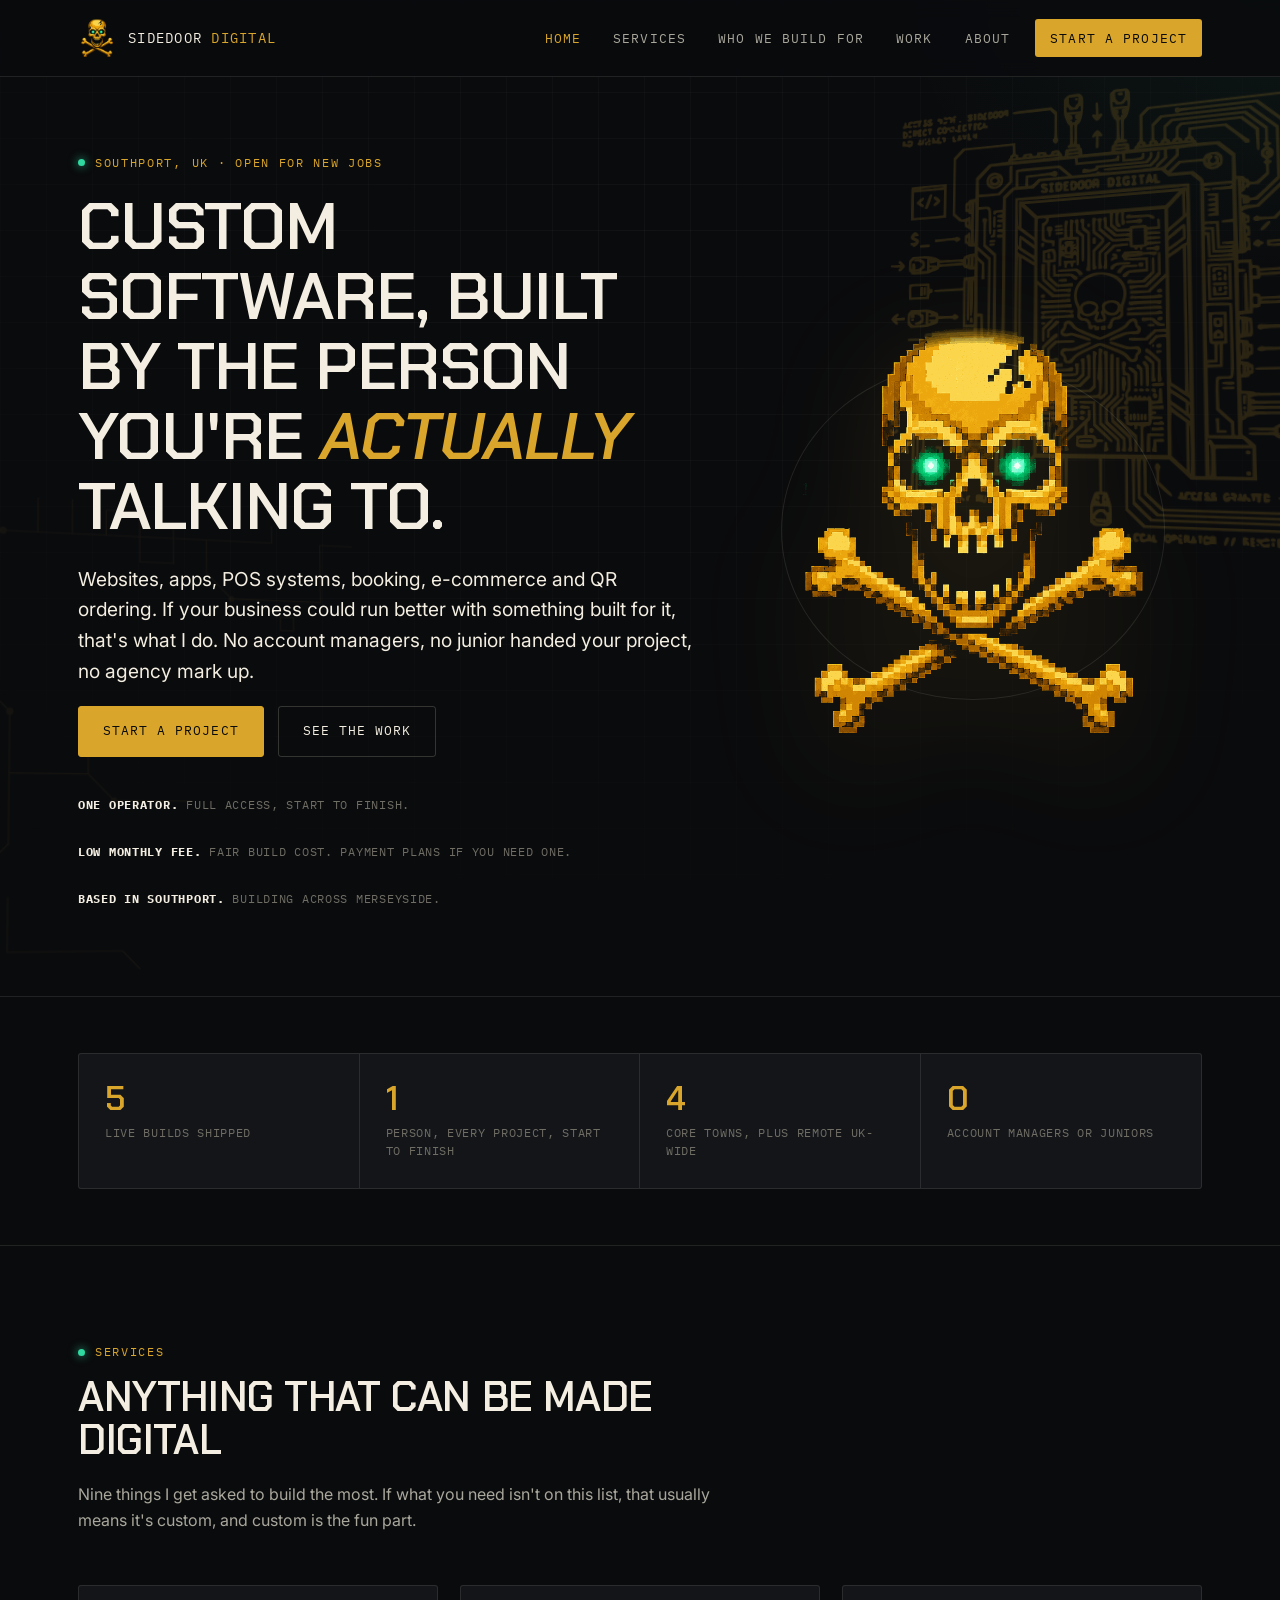
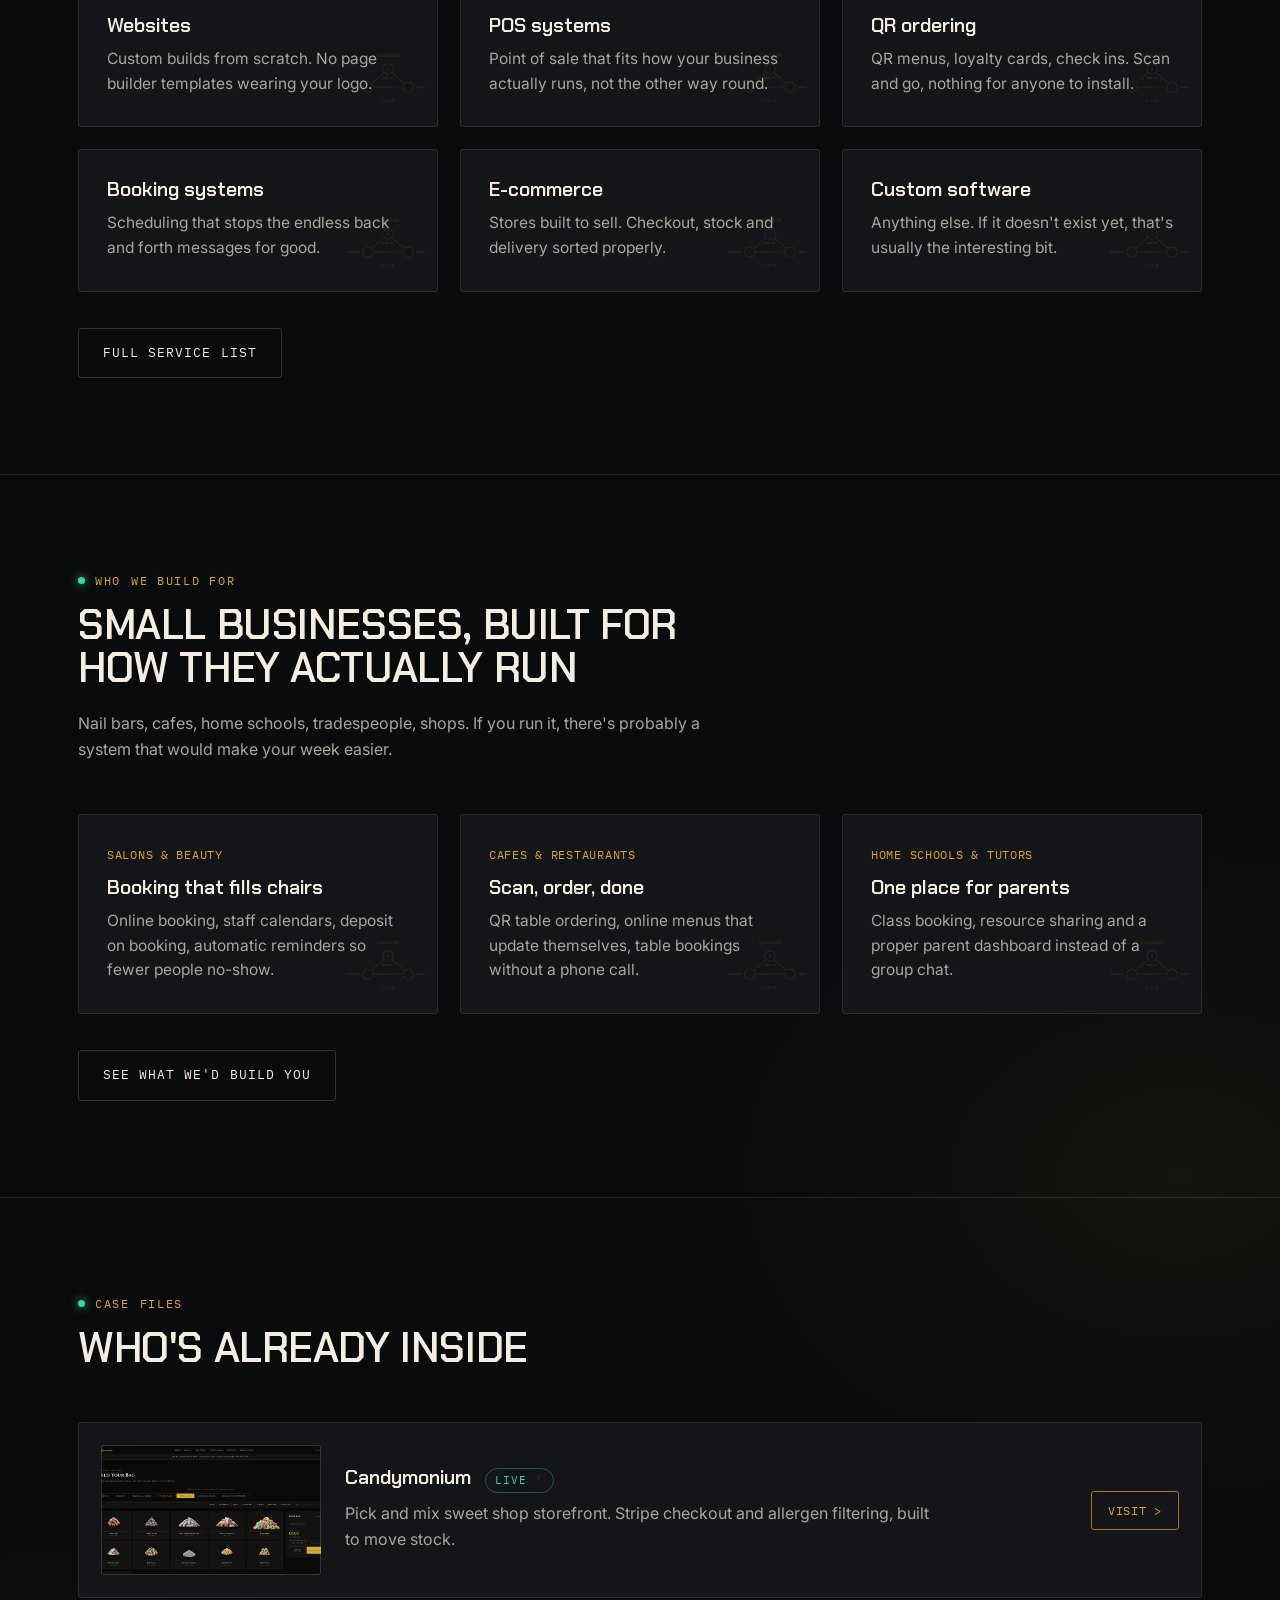
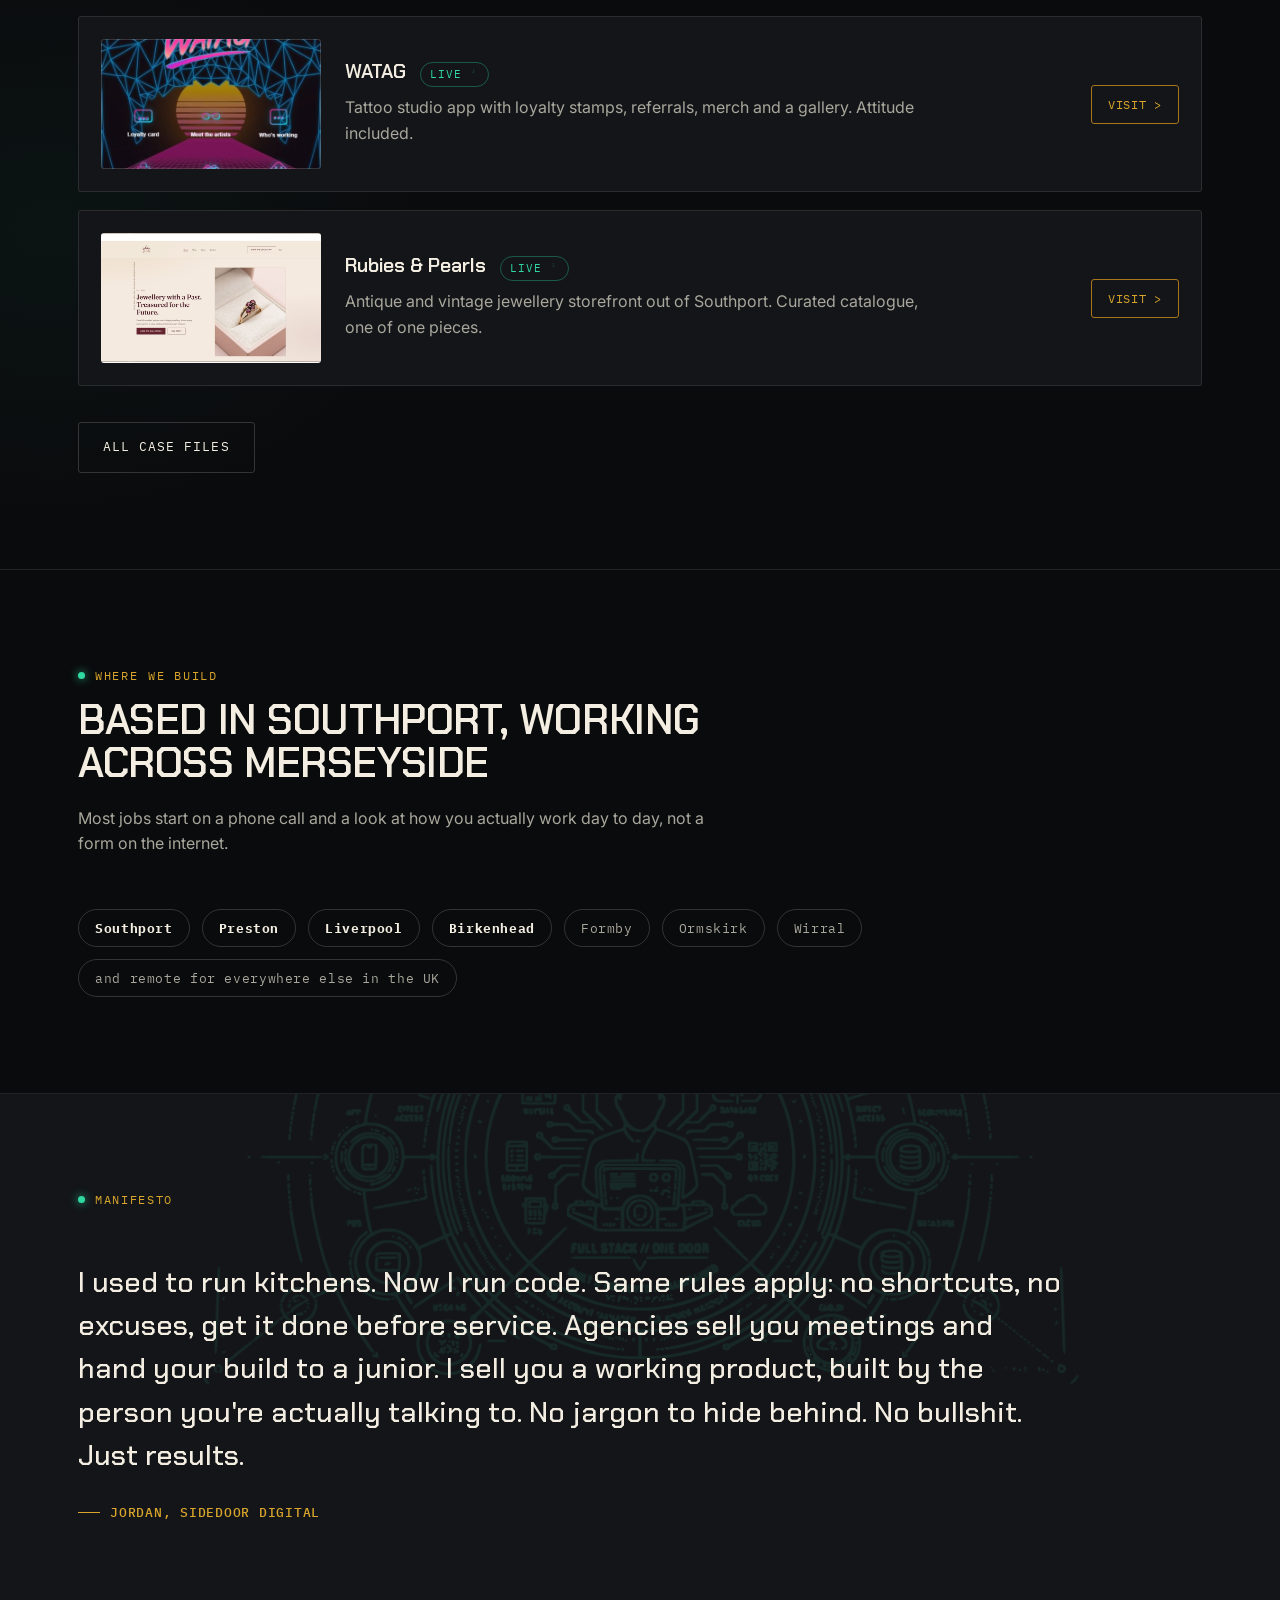
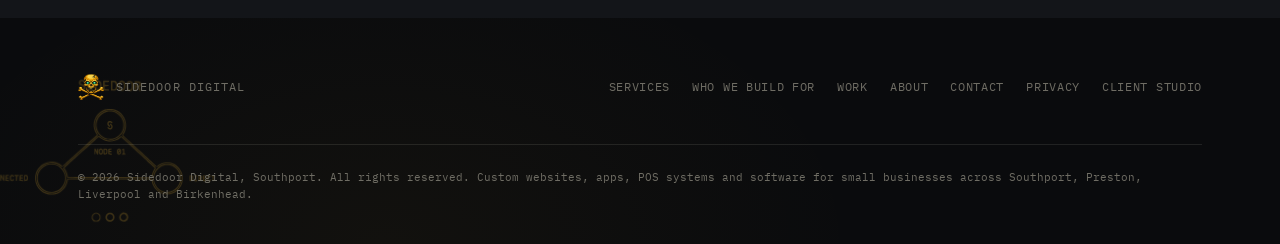
<file: index.html>
<!DOCTYPE html>
<html lang="en-GB">
<head>
<meta charset="UTF-8">
<meta name="viewport" content="width=device-width, initial-scale=1.0">
<title>Sidedoor Digital | Custom Websites, Apps & POS Systems, Southport</title>
<meta name="description" content="Sidedoor Digital builds custom websites, apps, POS systems and QR ordering for small businesses across Southport, Preston, Liverpool and Birkenhead. Low monthly fee, fair build cost, one person building it all.">
<meta name="keywords" content="website designer Southport, custom software Southport, POS system Southport, QR ordering system Southport, small business website Merseyside, app developer Southport, booking system developer, web developer Preston, web developer Liverpool">
<link rel="canonical" href="https://getsidedoor.co.uk/">
<link rel="icon" href="assets/skull.png">

<meta property="og:type" content="website">
<meta property="og:site_name" content="Sidedoor Digital">
<meta property="og:locale" content="en_GB">
<meta property="og:title" content="Sidedoor Digital | Custom Websites, Apps & POS Systems, Southport">
<meta property="og:description" content="One person, no agency mark up. Websites, apps, POS systems, booking, e-commerce and QR ordering, built for small businesses across Southport, Preston, Liverpool and Birkenhead.">
<meta property="og:image" content="https://getsidedoor.co.uk/assets/og-share.png">
<meta property="og:url" content="https://getsidedoor.co.uk/">
<meta name="twitter:card" content="summary_large_image">
<meta name="twitter:title" content="Sidedoor Digital | Custom Websites, Apps & POS Systems, Southport">
<meta name="twitter:description" content="One person, no agency mark up. Websites, apps, POS systems, booking, e-commerce and QR ordering for small businesses across Merseyside.">
<meta name="twitter:image" content="https://getsidedoor.co.uk/assets/og-share.png">

<link rel="preconnect" href="https://fonts.googleapis.com">
<link rel="preconnect" href="https://fonts.gstatic.com" crossorigin>
<link href="https://fonts.googleapis.com/css2?family=Chakra+Petch:wght@400;500;600;700&family=Inter:wght@400;500;600&family=IBM+Plex+Mono:wght@400;500&display=swap" rel="stylesheet">
<link rel="stylesheet" href="assets/style.css">

<script type="application/ld+json">
{
  "@context": "https://schema.org",
  "@type": "ProfessionalService",
  "name": "Sidedoor Digital",
  "founder": { "@type": "Person", "name": "Jordan" },
  "image": "https://getsidedoor.co.uk/assets/og-share.png",
  "url": "https://getsidedoor.co.uk/",
  "email": "getsidedoor@gmail.com",
  "priceRange": "££",
  "areaServed": [
    {"@type":"City","name":"Southport"},
    {"@type":"City","name":"Preston"},
    {"@type":"City","name":"Liverpool"},
    {"@type":"City","name":"Birkenhead"},
    {"@type":"AdministrativeArea","name":"Merseyside"}
  ],
  "address": { "@type": "PostalAddress", "addressLocality": "Southport", "addressRegion": "Merseyside", "addressCountry": "GB" },
  "makesOffer": [
    {"@type":"Offer","itemOffered":{"@type":"Service","name":"Custom website design and build"}},
    {"@type":"Offer","itemOffered":{"@type":"Service","name":"POS system build"}},
    {"@type":"Offer","itemOffered":{"@type":"Service","name":"QR ordering system"}},
    {"@type":"Offer","itemOffered":{"@type":"Service","name":"Booking and scheduling systems"}},
    {"@type":"Offer","itemOffered":{"@type":"Service","name":"E-commerce build"}},
    {"@type":"Offer","itemOffered":{"@type":"Service","name":"Custom software"}}
  ],
  "sameAs": ["https://www.candymonium.co.uk","https://watagapp.co.uk"]
}
</script>
</head>
<body>

<header class="site-header">
  <div class="wrap">
    <a class="brand" href="index.html">
      <img src="assets/skull.png" alt="Sidedoor Digital skull and crossbones mark">
      <span class="brand-name">SIDEDOOR <span>DIGITAL</span></span>
    </a>
    <nav class="main-nav" id="mainNav">
      <a href="index.html" class="active">HOME</a>
      <a href="services.html">SERVICES</a>
      <a href="industries.html">WHO WE BUILD FOR</a>
      <a href="work.html">WORK</a>
      <a href="about.html">ABOUT</a>
      <a href="contact.html" class="cta-link">START A PROJECT</a>
    </nav>
    <button class="nav-toggle" id="navToggle" aria-label="Menu" aria-expanded="false" aria-controls="mainNav">
      <span></span><span></span><span></span>
    </button>
  </div>
</header>

<section class="hero">
  <div class="wrap">
    <div class="hero-copy">
      <p class="eyebrow">Southport, UK · open for new jobs</p>
      <h1>Custom software, built by the person you're <em class="glitch" data-text="actually">actually</em> talking to.</h1>
      <p class="lede">Websites, apps, POS systems, booking, e-commerce and QR ordering. If your business could run better with something built for it, that's what I do. No account managers, no junior handed your project, no agency mark up.</p>
      <div class="btn-row">
        <a href="contact.html" class="btn btn-primary">Start a project</a>
        <a href="work.html" class="btn">See the work</a>
      </div>
      <div class="hero-foot">
        <span><strong>One operator.</strong> Full access, start to finish.</span>
        <span><strong>Low monthly fee.</strong> Fair build cost. Payment plans if you need one.</span>
        <span><strong>Based in Southport.</strong> Building across Merseyside.</span>
      </div>
    </div>
    <div class="hero-mark">
      <img src="assets/skull.png" alt="Sidedoor Digital skull and crossbones logo">
    </div>
  </div>
</section>

<section style="padding:56px 0;">
  <div class="wrap">
    <div class="stats-strip">
      <div class="stat">
        <div class="stat-num">5</div>
        <div class="stat-label">Live builds shipped</div>
      </div>
      <div class="stat">
        <div class="stat-num">1</div>
        <div class="stat-label">Person, every project, start to finish</div>
      </div>
      <div class="stat">
        <div class="stat-num">4</div>
        <div class="stat-label">Core towns, plus remote UK-wide</div>
      </div>
      <div class="stat">
        <div class="stat-num">0</div>
        <div class="stat-label">Account managers or juniors</div>
      </div>
    </div>
  </div>
</section>

<section>
  <div class="wrap">
    <div class="section-head">
      <p class="eyebrow">Services</p>
      <h2>Anything that can be made digital</h2>
      <p>Nine things I get asked to build the most. If what you need isn't on this list, that usually means it's custom, and custom is the fun part.</p>
    </div>
    <div class="grid grid-3">
      <div class="card">
        <span class="card-rule"></span>
        <h3>Websites</h3>
        <p>Custom builds from scratch. No page builder templates wearing your logo.</p>
      </div>
      <div class="card">
        <span class="card-rule"></span>
        <h3>POS systems</h3>
        <p>Point of sale that fits how your business actually runs, not the other way round.</p>
      </div>
      <div class="card">
        <span class="card-rule"></span>
        <h3>QR ordering</h3>
        <p>QR menus, loyalty cards, check ins. Scan and go, nothing for anyone to install.</p>
      </div>
      <div class="card">
        <span class="card-rule"></span>
        <h3>Booking systems</h3>
        <p>Scheduling that stops the endless back and forth messages for good.</p>
      </div>
      <div class="card">
        <span class="card-rule"></span>
        <h3>E-commerce</h3>
        <p>Stores built to sell. Checkout, stock and delivery sorted properly.</p>
      </div>
      <div class="card">
        <span class="card-rule"></span>
        <h3>Custom software</h3>
        <p>Anything else. If it doesn't exist yet, that's usually the interesting bit.</p>
      </div>
    </div>
    <div class="btn-row" style="margin-top:36px;">
      <a href="services.html" class="btn">Full service list</a>
    </div>
  </div>
</section>

<section>
  <div class="wrap">
    <div class="section-head">
      <p class="eyebrow">Who we build for</p>
      <h2>Small businesses, built for how they actually run</h2>
      <p>Nail bars, cafes, home schools, tradespeople, shops. If you run it, there's probably a system that would make your week easier.</p>
    </div>
    <div class="grid grid-3">
      <div class="card">
        <span class="card-mark">Salons &amp; beauty</span>
        <h3>Booking that fills chairs</h3>
        <p>Online booking, staff calendars, deposit on booking, automatic reminders so fewer people no-show.</p>
      </div>
      <div class="card">
        <span class="card-mark">Cafes &amp; restaurants</span>
        <h3>Scan, order, done</h3>
        <p>QR table ordering, online menus that update themselves, table bookings without a phone call.</p>
      </div>
      <div class="card">
        <span class="card-mark">Home schools &amp; tutors</span>
        <h3>One place for parents</h3>
        <p>Class booking, resource sharing and a proper parent dashboard instead of a group chat.</p>
      </div>
    </div>
    <div class="btn-row" style="margin-top:36px;">
      <a href="industries.html" class="btn">See what we'd build you</a>
    </div>
  </div>
</section>

<section>
  <div class="wrap">
    <div class="section-head">
      <p class="eyebrow">Case files</p>
      <h2>Who's already inside</h2>
    </div>
    <div class="case">
      <div class="case-photo" style="--photo:url('/assets/clients/candymonium.jpg')"></div>
      <div class="case-body">
        <div class="case-title">
          <h3>Candymonium</h3>
          <span class="status live">Live</span>
        </div>
        <p>Pick and mix sweet shop storefront. Stripe checkout and allergen filtering, built to move stock.</p>
      </div>
      <a class="case-link" href="https://www.candymonium.co.uk" target="_blank" rel="noopener">Visit &gt;</a>
    </div>
    <div class="case">
      <div class="case-photo" style="--photo:url('/assets/clients/watag.jpg')"></div>
      <div class="case-body">
        <div class="case-title">
          <h3>WATAG</h3>
          <span class="status live">Live</span>
        </div>
        <p>Tattoo studio app with loyalty stamps, referrals, merch and a gallery. Attitude included.</p>
      </div>
      <a class="case-link" href="https://watagapp.co.uk" target="_blank" rel="noopener">Visit &gt;</a>
    </div>
    <div class="case">
      <div class="case-photo" style="--photo:url('/assets/clients/rubies-and-pearls.jpg')"></div>
      <div class="case-body">
        <div class="case-title">
          <h3>Rubies &amp; Pearls</h3>
          <span class="status live">Live</span>
        </div>
        <p>Antique and vintage jewellery storefront out of Southport. Curated catalogue, one of one pieces.</p>
      </div>
      <a class="case-link" href="https://www.rubiesandpearls.co.uk" target="_blank" rel="noopener">Visit &gt;</a>
    </div>
    <div class="btn-row" style="margin-top:36px;">
      <a href="work.html" class="btn">All case files</a>
    </div>
  </div>
</section>

<!--
  TESTIMONIALS: uncomment and fill in with real client quotes, then delete
  this comment. Keep it to short, specific lines (what changed for them,
  not just "great service"). Swap the business name + person's name/role
  under each quote. Three is enough to start; add more as you get them.

<section>
  <div class="wrap">
    <div class="section-head">
      <p class="eyebrow">What clients say</p>
      <h2>Straight from the people who hired me</h2>
    </div>
    <div class="grid grid-3">
      <div class="card testimonial">
        <span class="quote-mark">&ldquo;</span>
        <blockquote>[Add a short, specific quote here: what problem it solved or what changed for their business.]</blockquote>
        <cite>[Name]<span class="biz">[Business, Town]</span></cite>
      </div>
      <div class="card testimonial">
        <span class="quote-mark">&ldquo;</span>
        <blockquote>[Add a short, specific quote here: what problem it solved or what changed for their business.]</blockquote>
        <cite>[Name]<span class="biz">[Business, Town]</span></cite>
      </div>
      <div class="card testimonial">
        <span class="quote-mark">&ldquo;</span>
        <blockquote>[Add a short, specific quote here: what problem it solved or what changed for their business.]</blockquote>
        <cite>[Name]<span class="biz">[Business, Town]</span></cite>
      </div>
    </div>
  </div>
</section>

-->

<section>
  <div class="wrap">
    <div class="section-head">
      <p class="eyebrow">Where we build</p>
      <h2>Based in Southport, working across Merseyside</h2>
      <p>Most jobs start on a phone call and a look at how you actually work day to day, not a form on the internet.</p>
    </div>
    <div class="coverage">
      <span><strong>Southport</strong></span>
      <span><strong>Preston</strong></span>
      <span><strong>Liverpool</strong></span>
      <span><strong>Birkenhead</strong></span>
      <span>Formby</span>
      <span>Ormskirk</span>
      <span>Wirral</span>
      <span>and remote for everywhere else in the UK</span>
    </div>
  </div>
</section>

<section class="manifesto">
  <div class="wrap">
    <div class="section-head">
      <p class="eyebrow">Manifesto</p>
    </div>
    <blockquote>
      I used to run kitchens. Now I run code. Same rules apply: no shortcuts, no excuses, get it done before service. Agencies sell you meetings and hand your build to a junior. I sell you a working product, built by the person you're actually talking to. No jargon to hide behind. No bullshit. Just results.
      <cite>Jordan, Sidedoor Digital</cite>
    </blockquote>
  </div>
</section>

<footer>
  <div class="wrap">
    <a class="foot-brand" href="index.html">
      <img src="assets/skull.png" alt="Sidedoor Digital">
      <span>Sidedoor Digital</span>
    </a>
    <div class="foot-links">
      <a href="services.html">Services</a>
      <a href="industries.html">Who we build for</a>
      <a href="work.html">Work</a>
      <a href="about.html">About</a>
      <a href="contact.html">Contact</a>
      <a href="privacy.html">Privacy</a>
      <a href="https://studio.getsidedoor.co.uk" target="_blank" rel="noopener">Client studio</a>
    </div>
    <div class="foot-legal">© 2026 Sidedoor Digital, Southport. All rights reserved. Custom websites, apps, POS systems and software for small businesses across Southport, Preston, Liverpool and Birkenhead.</div>
  </div>
</footer>

<div class="mobile-cta-bar">
  <a href="contact.html" class="btn btn-primary">Start a project</a>
</div>

<script src="assets/script.js" defer></script>
</body>
</html>
</file>
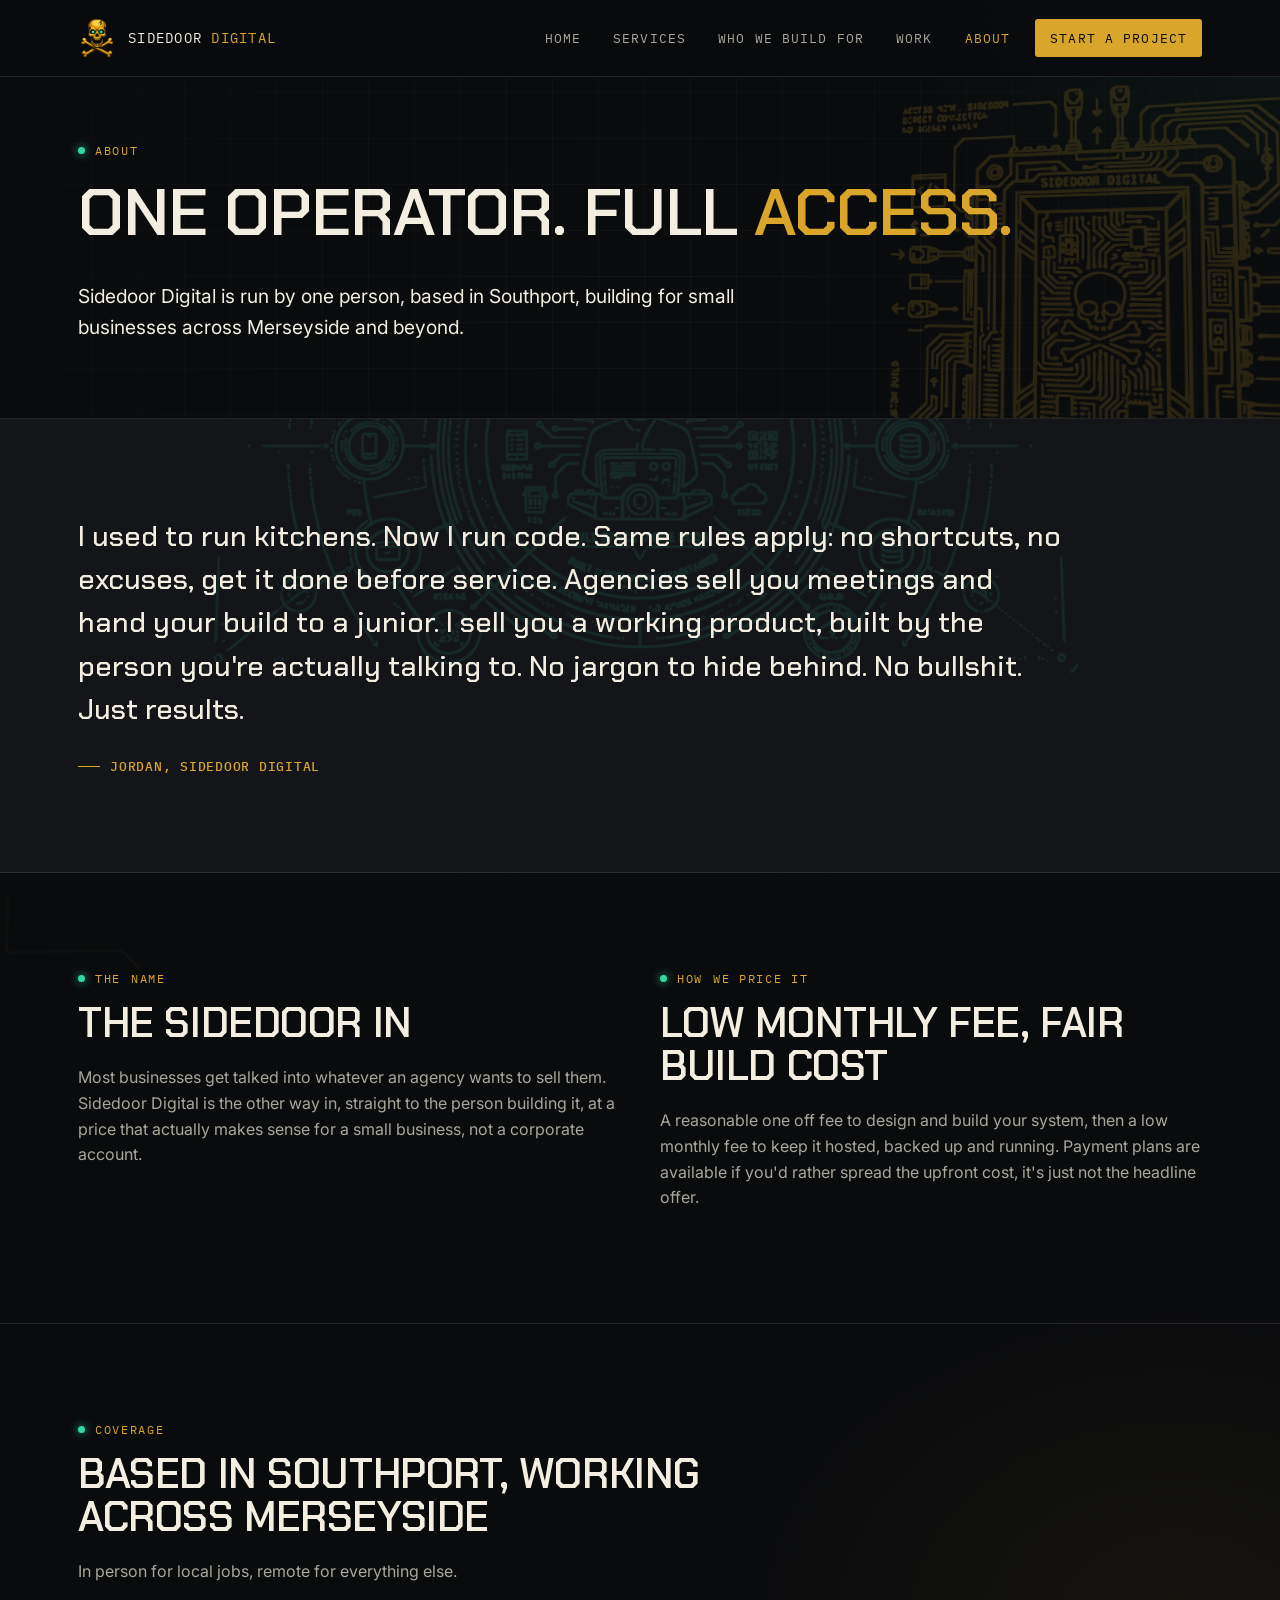
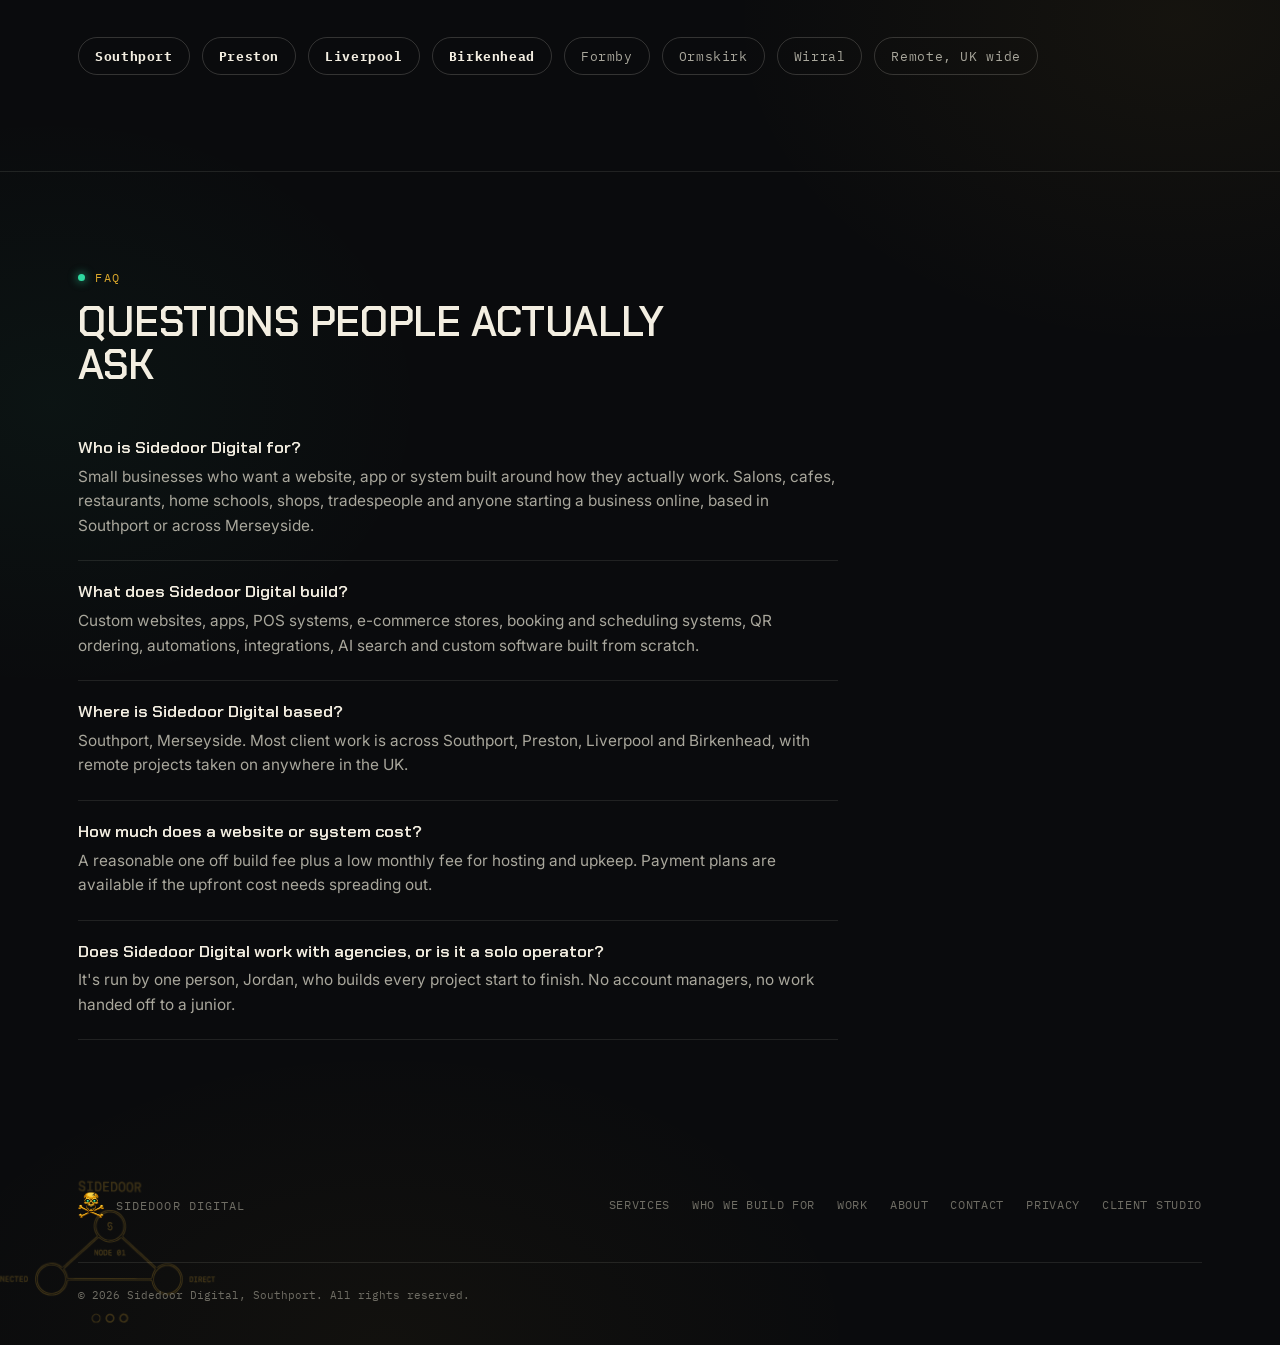
<file: about.html>
<!DOCTYPE html>
<html lang="en-GB">
<head>
<meta charset="UTF-8">
<meta name="viewport" content="width=device-width, initial-scale=1.0">
<title>About Sidedoor Digital | Southport Website & Software Builder</title>
<meta name="description" content="Sidedoor Digital is a one person digital build studio based in Southport, run by Jordan. Custom websites, apps and software for small businesses across Southport, Preston, Liverpool and Birkenhead.">
<link rel="canonical" href="https://getsidedoor.co.uk/about.html">
<link rel="icon" href="assets/skull.png">
<meta property="og:site_name" content="Sidedoor Digital">
<meta property="og:locale" content="en_GB">
<meta property="og:title" content="About Sidedoor Digital | Southport Website & Software Builder">
<meta property="og:description" content="One person digital build studio, based in Southport, working across Merseyside.">
<meta property="og:image" content="https://getsidedoor.co.uk/assets/og-share.png">
<meta property="og:url" content="https://getsidedoor.co.uk/about.html">
<meta name="twitter:card" content="summary_large_image">

<link rel="preconnect" href="https://fonts.googleapis.com">
<link rel="preconnect" href="https://fonts.gstatic.com" crossorigin>
<link href="https://fonts.googleapis.com/css2?family=Chakra+Petch:wght@400;500;600;700&family=Inter:wght@400;500;600&family=IBM+Plex+Mono:wght@400;500&display=swap" rel="stylesheet">
<link rel="stylesheet" href="assets/style.css">

<script type="application/ld+json">
{
  "@context": "https://schema.org",
  "@type": "FAQPage",
  "mainEntity": [
    {
      "@type": "Question",
      "name": "Who is Sidedoor Digital for?",
      "acceptedAnswer": { "@type": "Answer", "text": "Small businesses who want a website, app or system built around how they actually work. Salons, cafes, restaurants, home schools, shops, tradespeople and anyone starting a business online, based in Southport or across Merseyside." }
    },
    {
      "@type": "Question",
      "name": "What does Sidedoor Digital build?",
      "acceptedAnswer": { "@type": "Answer", "text": "Custom websites, apps, POS systems, e-commerce stores, booking and scheduling systems, QR ordering, automations, integrations, AI search and custom software built from scratch." }
    },
    {
      "@type": "Question",
      "name": "Where is Sidedoor Digital based?",
      "acceptedAnswer": { "@type": "Answer", "text": "Southport, Merseyside. Most client work is across Southport, Preston, Liverpool and Birkenhead, with remote projects taken on anywhere in the UK." }
    },
    {
      "@type": "Question",
      "name": "How much does a website or system cost?",
      "acceptedAnswer": { "@type": "Answer", "text": "A reasonable one off build fee plus a low monthly fee for hosting and upkeep. Payment plans are available if the upfront cost needs spreading out." }
    },
    {
      "@type": "Question",
      "name": "Does Sidedoor Digital work with agencies or is it a solo operator?",
      "acceptedAnswer": { "@type": "Answer", "text": "Sidedoor Digital is run by one person, Jordan, who builds every project start to finish. No account managers and no work handed off to a junior." }
    }
  ]
}
</script>
<script type="application/ld+json">
{
  "@context": "https://schema.org",
  "@type": "BreadcrumbList",
  "itemListElement": [
    {"@type":"ListItem","position":1,"name":"Home","item":"https://getsidedoor.co.uk/"},
    {"@type":"ListItem","position":2,"name":"About","item":"https://getsidedoor.co.uk/about.html"}
  ]
}
</script>
</head>
<body>

<header class="site-header">
  <div class="wrap">
    <a class="brand" href="index.html">
      <img src="assets/skull.png" alt="Sidedoor Digital skull and crossbones mark">
      <span class="brand-name">SIDEDOOR <span>DIGITAL</span></span>
    </a>
    <nav class="main-nav" id="mainNav">
      <a href="index.html">HOME</a>
      <a href="services.html">SERVICES</a>
      <a href="industries.html">WHO WE BUILD FOR</a>
      <a href="work.html">WORK</a>
      <a href="about.html" class="active">ABOUT</a>
      <a href="contact.html" class="cta-link">START A PROJECT</a>
    </nav>
    <button class="nav-toggle" id="navToggle" aria-label="Menu" aria-expanded="false" aria-controls="mainNav">
      <span></span><span></span><span></span>
    </button>
  </div>
</header>

<section class="page-hero">
  <div class="wrap">
    <p class="eyebrow">About</p>
    <h1>One operator. Full <span class="glitch" data-text="access.">access.</span></h1>
    <p class="lede">Sidedoor Digital is run by one person, based in Southport, building for small businesses across Merseyside and beyond.</p>
  </div>
</section>

<section class="manifesto">
  <div class="wrap">
    <blockquote>
      I used to run kitchens. Now I run code. Same rules apply: no shortcuts, no excuses, get it done before service. Agencies sell you meetings and hand your build to a junior. I sell you a working product, built by the person you're actually talking to. No jargon to hide behind. No bullshit. Just results.
      <cite>Jordan, Sidedoor Digital</cite>
    </blockquote>
  </div>
</section>

<section>
  <div class="wrap">
    <div class="grid grid-2" style="gap:40px;">
      <div>
        <p class="eyebrow">The name</p>
        <h2>The sidedoor in</h2>
        <p>Most businesses get talked into whatever an agency wants to sell them. Sidedoor Digital is the other way in, straight to the person building it, at a price that actually makes sense for a small business, not a corporate account.</p>
      </div>
      <div>
        <p class="eyebrow">How we price it</p>
        <h2>Low monthly fee, fair build cost</h2>
        <p>A reasonable one off fee to design and build your system, then a low monthly fee to keep it hosted, backed up and running. Payment plans are available if you'd rather spread the upfront cost, it's just not the headline offer.</p>
      </div>
    </div>
  </div>
</section>

<section>
  <div class="wrap">
    <div class="section-head">
      <p class="eyebrow">Coverage</p>
      <h2>Based in Southport, working across Merseyside</h2>
      <p>In person for local jobs, remote for everything else.</p>
    </div>
    <div class="coverage">
      <span><strong>Southport</strong></span>
      <span><strong>Preston</strong></span>
      <span><strong>Liverpool</strong></span>
      <span><strong>Birkenhead</strong></span>
      <span>Formby</span>
      <span>Ormskirk</span>
      <span>Wirral</span>
      <span>Remote, UK wide</span>
    </div>
  </div>
</section>

<section>
  <div class="wrap">
    <div class="section-head">
      <p class="eyebrow">FAQ</p>
      <h2>Questions people actually ask</h2>
    </div>
    <div style="max-width:760px;">
      <div class="faq-item">
        <h3>Who is Sidedoor Digital for?</h3>
        <p>Small businesses who want a website, app or system built around how they actually work. Salons, cafes, restaurants, home schools, shops, tradespeople and anyone starting a business online, based in Southport or across Merseyside.</p>
      </div>
      <div class="faq-item">
        <h3>What does Sidedoor Digital build?</h3>
        <p>Custom websites, apps, POS systems, e-commerce stores, booking and scheduling systems, QR ordering, automations, integrations, AI search and custom software built from scratch.</p>
      </div>
      <div class="faq-item">
        <h3>Where is Sidedoor Digital based?</h3>
        <p>Southport, Merseyside. Most client work is across Southport, Preston, Liverpool and Birkenhead, with remote projects taken on anywhere in the UK.</p>
      </div>
      <div class="faq-item">
        <h3>How much does a website or system cost?</h3>
        <p>A reasonable one off build fee plus a low monthly fee for hosting and upkeep. Payment plans are available if the upfront cost needs spreading out.</p>
      </div>
      <div class="faq-item">
        <h3>Does Sidedoor Digital work with agencies, or is it a solo operator?</h3>
        <p>It's run by one person, Jordan, who builds every project start to finish. No account managers, no work handed off to a junior.</p>
      </div>
    </div>
  </div>
</section>

<footer>
  <div class="wrap">
    <a class="foot-brand" href="index.html">
      <img src="assets/skull.png" alt="Sidedoor Digital">
      <span>Sidedoor Digital</span>
    </a>
    <div class="foot-links">
      <a href="services.html">Services</a>
      <a href="industries.html">Who we build for</a>
      <a href="work.html">Work</a>
      <a href="about.html">About</a>
      <a href="contact.html">Contact</a>
      <a href="privacy.html">Privacy</a>
      <a href="https://studio.getsidedoor.co.uk" target="_blank" rel="noopener">Client studio</a>
    </div>
    <div class="foot-legal">© 2026 Sidedoor Digital, Southport. All rights reserved.</div>
  </div>
</footer>

<div class="mobile-cta-bar">
  <a href="contact.html" class="btn btn-primary">Start a project</a>
</div>

<script src="assets/script.js" defer></script>
</body>
</html>
</file>
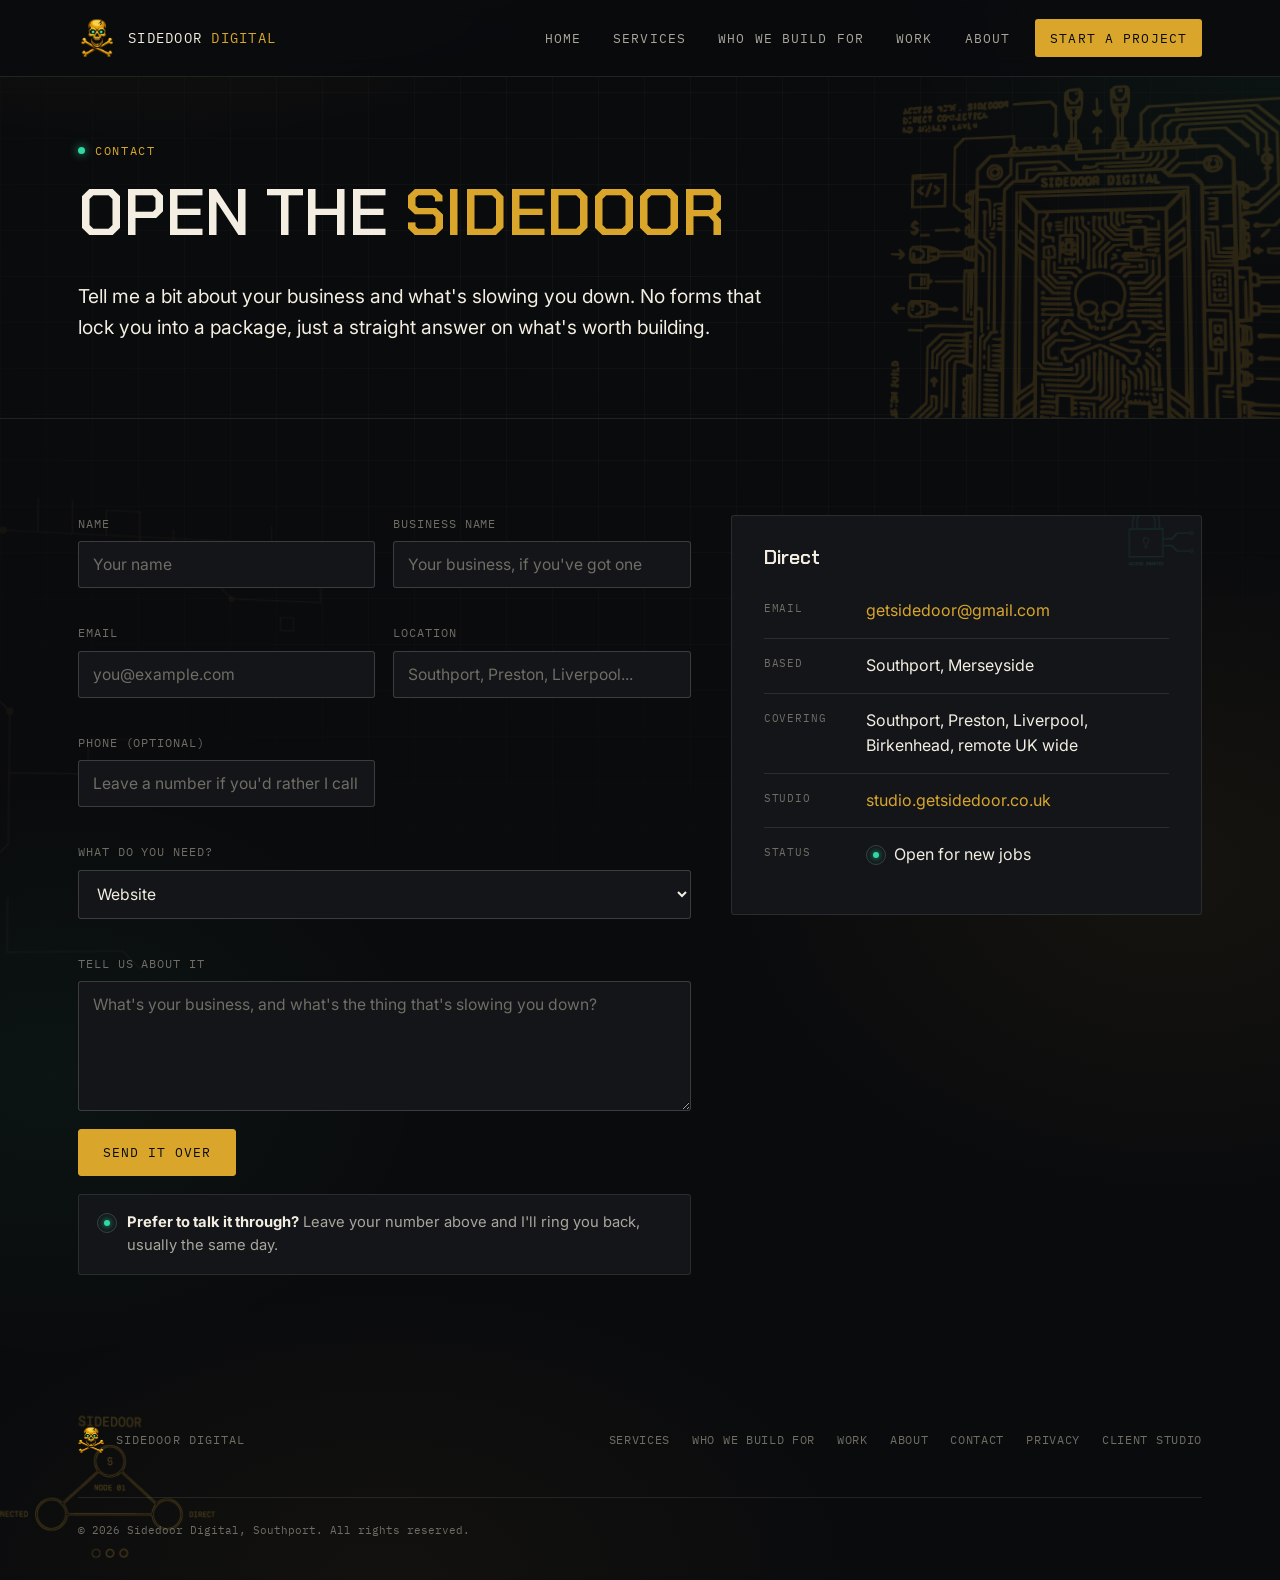
<file: contact.html>
<!DOCTYPE html>
<html lang="en-GB">
<head>
<meta charset="UTF-8">
<meta name="viewport" content="width=device-width, initial-scale=1.0">
<title>Contact | Start a Project | Sidedoor Digital, Southport</title>
<meta name="description" content="Get in touch with Sidedoor Digital to start a website, app, POS system or custom software project. Based in Southport, working across Preston, Liverpool and Birkenhead.">
<link rel="canonical" href="https://getsidedoor.co.uk/contact.html">
<link rel="icon" href="assets/skull.png">
<meta property="og:site_name" content="Sidedoor Digital">
<meta property="og:locale" content="en_GB">
<meta property="og:title" content="Contact | Sidedoor Digital">
<meta property="og:description" content="Start a project with Sidedoor Digital, Southport.">
<meta property="og:image" content="https://getsidedoor.co.uk/assets/og-share.png">
<meta property="og:url" content="https://getsidedoor.co.uk/contact.html">
<meta name="twitter:card" content="summary_large_image">

<link rel="preconnect" href="https://fonts.googleapis.com">
<link rel="preconnect" href="https://fonts.gstatic.com" crossorigin>
<link href="https://fonts.googleapis.com/css2?family=Chakra+Petch:wght@400;500;600;700&family=Inter:wght@400;500;600&family=IBM+Plex+Mono:wght@400;500&display=swap" rel="stylesheet">
<link rel="stylesheet" href="assets/style.css">
<script type="application/ld+json">
{
  "@context": "https://schema.org",
  "@type": "BreadcrumbList",
  "itemListElement": [
    {"@type":"ListItem","position":1,"name":"Home","item":"https://getsidedoor.co.uk/"},
    {"@type":"ListItem","position":2,"name":"Contact","item":"https://getsidedoor.co.uk/contact.html"}
  ]
}
</script>
</head>
<body>

<header class="site-header">
  <div class="wrap">
    <a class="brand" href="index.html">
      <img src="assets/skull.png" alt="Sidedoor Digital skull and crossbones mark">
      <span class="brand-name">SIDEDOOR <span>DIGITAL</span></span>
    </a>
    <nav class="main-nav" id="mainNav">
      <a href="index.html">HOME</a>
      <a href="services.html">SERVICES</a>
      <a href="industries.html">WHO WE BUILD FOR</a>
      <a href="work.html">WORK</a>
      <a href="about.html">ABOUT</a>
      <a href="contact.html" class="active cta-link">START A PROJECT</a>
    </nav>
    <button class="nav-toggle" id="navToggle" aria-label="Menu" aria-expanded="false" aria-controls="mainNav">
      <span></span><span></span><span></span>
    </button>
  </div>
</header>

<section class="page-hero">
  <div class="wrap">
    <p class="eyebrow">Contact</p>
    <h1>Open the <span class="glitch" data-text="sidedoor">sidedoor</span></h1>
    <p class="lede">Tell me a bit about your business and what's slowing you down. No forms that lock you into a package, just a straight answer on what's worth building.</p>
  </div>
</section>

<section>
  <div class="wrap">
    <div class="grid" style="grid-template-columns:1.3fr 1fr; gap:40px; align-items:start;">

      <form action="https://formspree.io/f/mppaklea" method="POST">
        <div class="form-grid">
          <div class="field">
            <label for="name">Name</label>
            <input type="text" id="name" name="name" placeholder="Your name" required>
          </div>
          <div class="field">
            <label for="business">Business name</label>
            <input type="text" id="business" name="business" placeholder="Your business, if you've got one">
          </div>
          <div class="field">
            <label for="email">Email</label>
            <input type="email" id="email" name="email" placeholder="you@example.com" required>
          </div>
          <div class="field">
            <label for="location">Location</label>
            <input type="text" id="location" name="location" placeholder="Southport, Preston, Liverpool...">
          </div>
          <div class="field">
            <label for="phone">Phone (optional)</label>
            <input type="tel" id="phone" name="phone" placeholder="Leave a number if you'd rather I call">
          </div>
          <div class="field full">
            <label for="type">What do you need?</label>
            <select id="type" name="type">
              <option value="Website">Website</option>
              <option value="App">App</option>
              <option value="POS system">POS system</option>
              <option value="E-commerce">E-commerce</option>
              <option value="Booking system">Booking system</option>
              <option value="QR ordering">QR ordering</option>
              <option value="Automations / integrations">Automations / integrations</option>
              <option value="Custom software">Custom software</option>
              <option value="Not sure yet">Not sure yet</option>
            </select>
          </div>
          <div class="field full">
            <label for="message">Tell us about it</label>
            <textarea id="message" name="message" placeholder="What's your business, and what's the thing that's slowing you down?" required></textarea>
          </div>
        </div>
        <button type="submit" class="btn btn-primary">Send it over</button>

        <div class="call-note">
          <span class="seal" style="margin-top:2px;"></span>
          <span><strong>Prefer to talk it through?</strong> Leave your number above and I'll ring you back, usually the same day.</span>
        </div>
      </form>

      <div class="contact-panel">
        <h3>Direct</h3>
        <div class="contact-line">
          <div class="k">Email</div>
          <div class="v"><a href="mailto:getsidedoor@gmail.com">getsidedoor@gmail.com</a></div>
        </div>
        <div class="contact-line">
          <div class="k">Based</div>
          <div class="v">Southport, Merseyside</div>
        </div>
        <div class="contact-line">
          <div class="k">Covering</div>
          <div class="v">Southport, Preston, Liverpool, Birkenhead, remote UK wide</div>
        </div>
        <div class="contact-line">
          <div class="k">Studio</div>
          <div class="v"><a href="https://studio.getsidedoor.co.uk" target="_blank" rel="noopener">studio.getsidedoor.co.uk</a></div>
        </div>
        <div class="contact-line">
          <div class="k">Status</div>
          <div class="v seal-row"><span class="seal"></span><span>Open for new jobs</span></div>
        </div>
      </div>

    </div>
  </div>
</section>

<footer>
  <div class="wrap">
    <a class="foot-brand" href="index.html">
      <img src="assets/skull.png" alt="Sidedoor Digital">
      <span>Sidedoor Digital</span>
    </a>
    <div class="foot-links">
      <a href="services.html">Services</a>
      <a href="industries.html">Who we build for</a>
      <a href="work.html">Work</a>
      <a href="about.html">About</a>
      <a href="contact.html">Contact</a>
      <a href="privacy.html">Privacy</a>
      <a href="https://studio.getsidedoor.co.uk" target="_blank" rel="noopener">Client studio</a>
    </div>
    <div class="foot-legal">© 2026 Sidedoor Digital, Southport. All rights reserved.</div>
  </div>
</footer>

<script src="assets/script.js" defer></script>
</body>
</html>
</file>
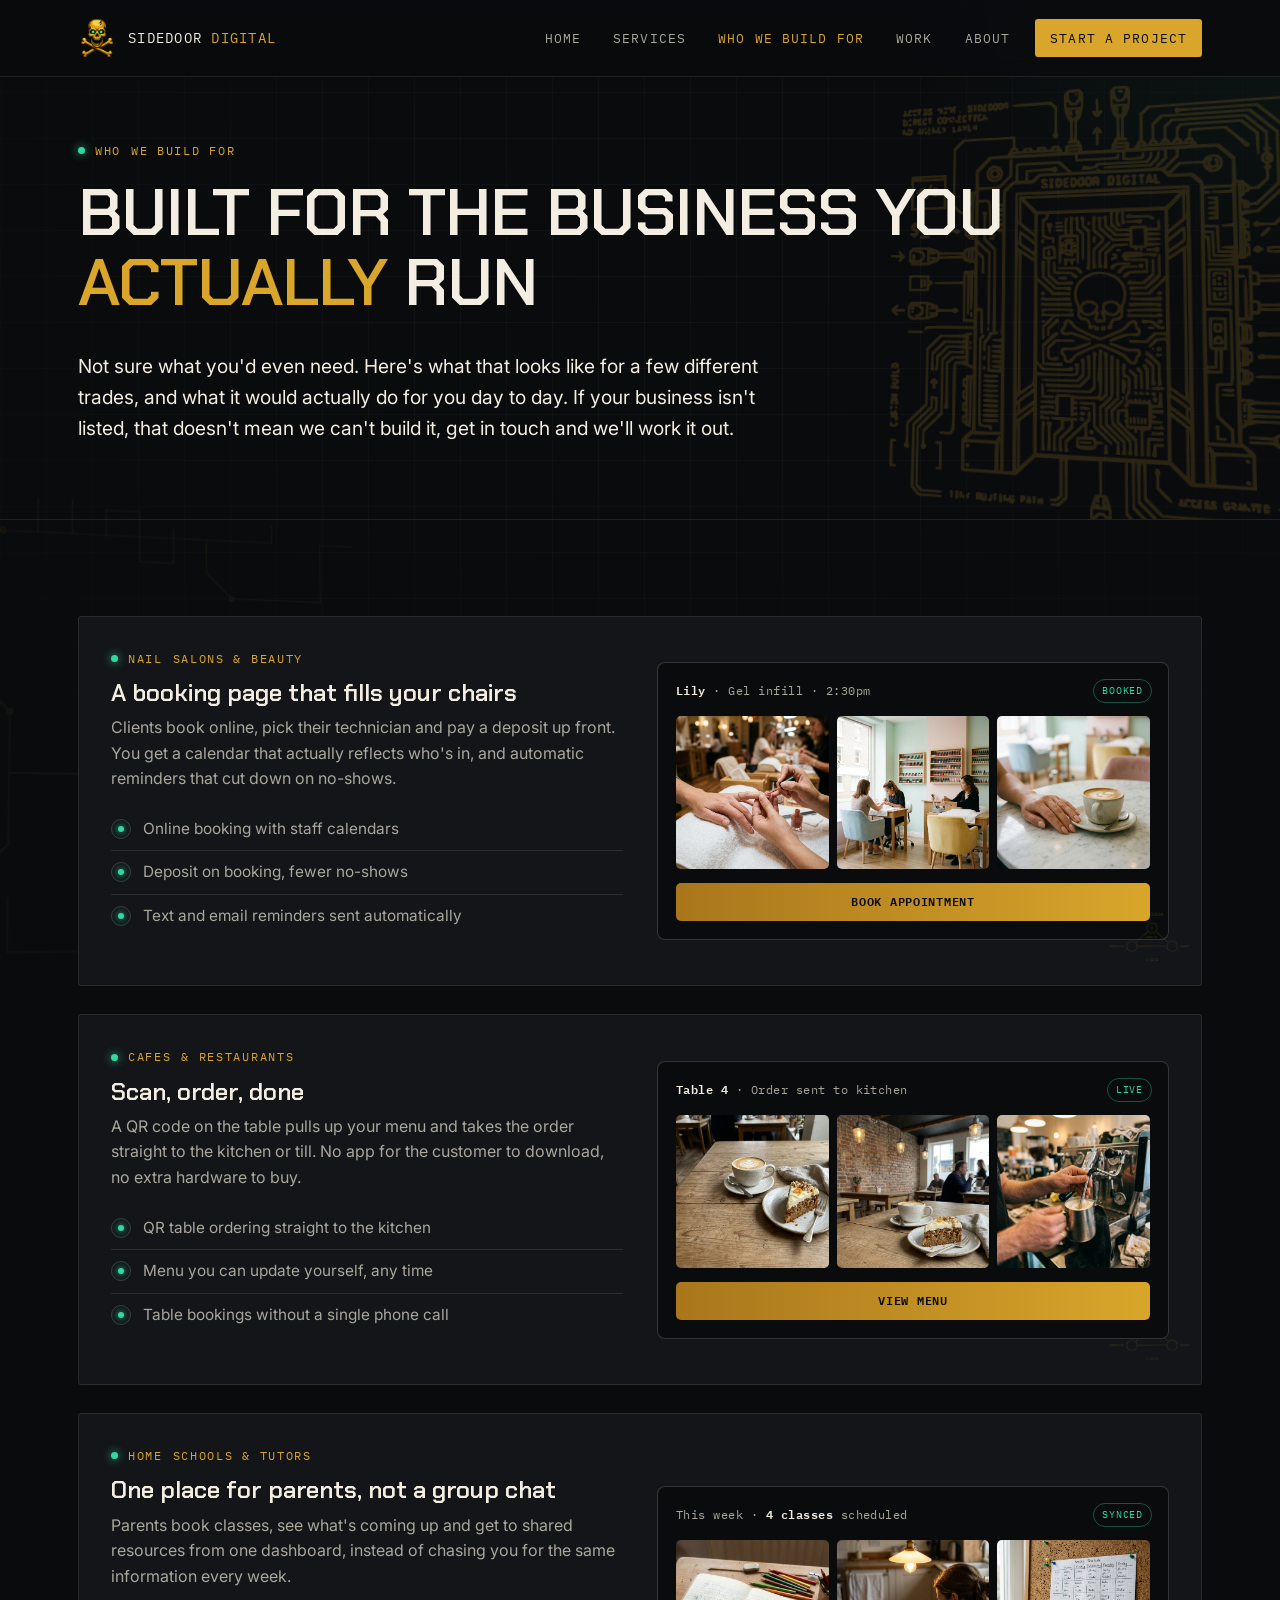
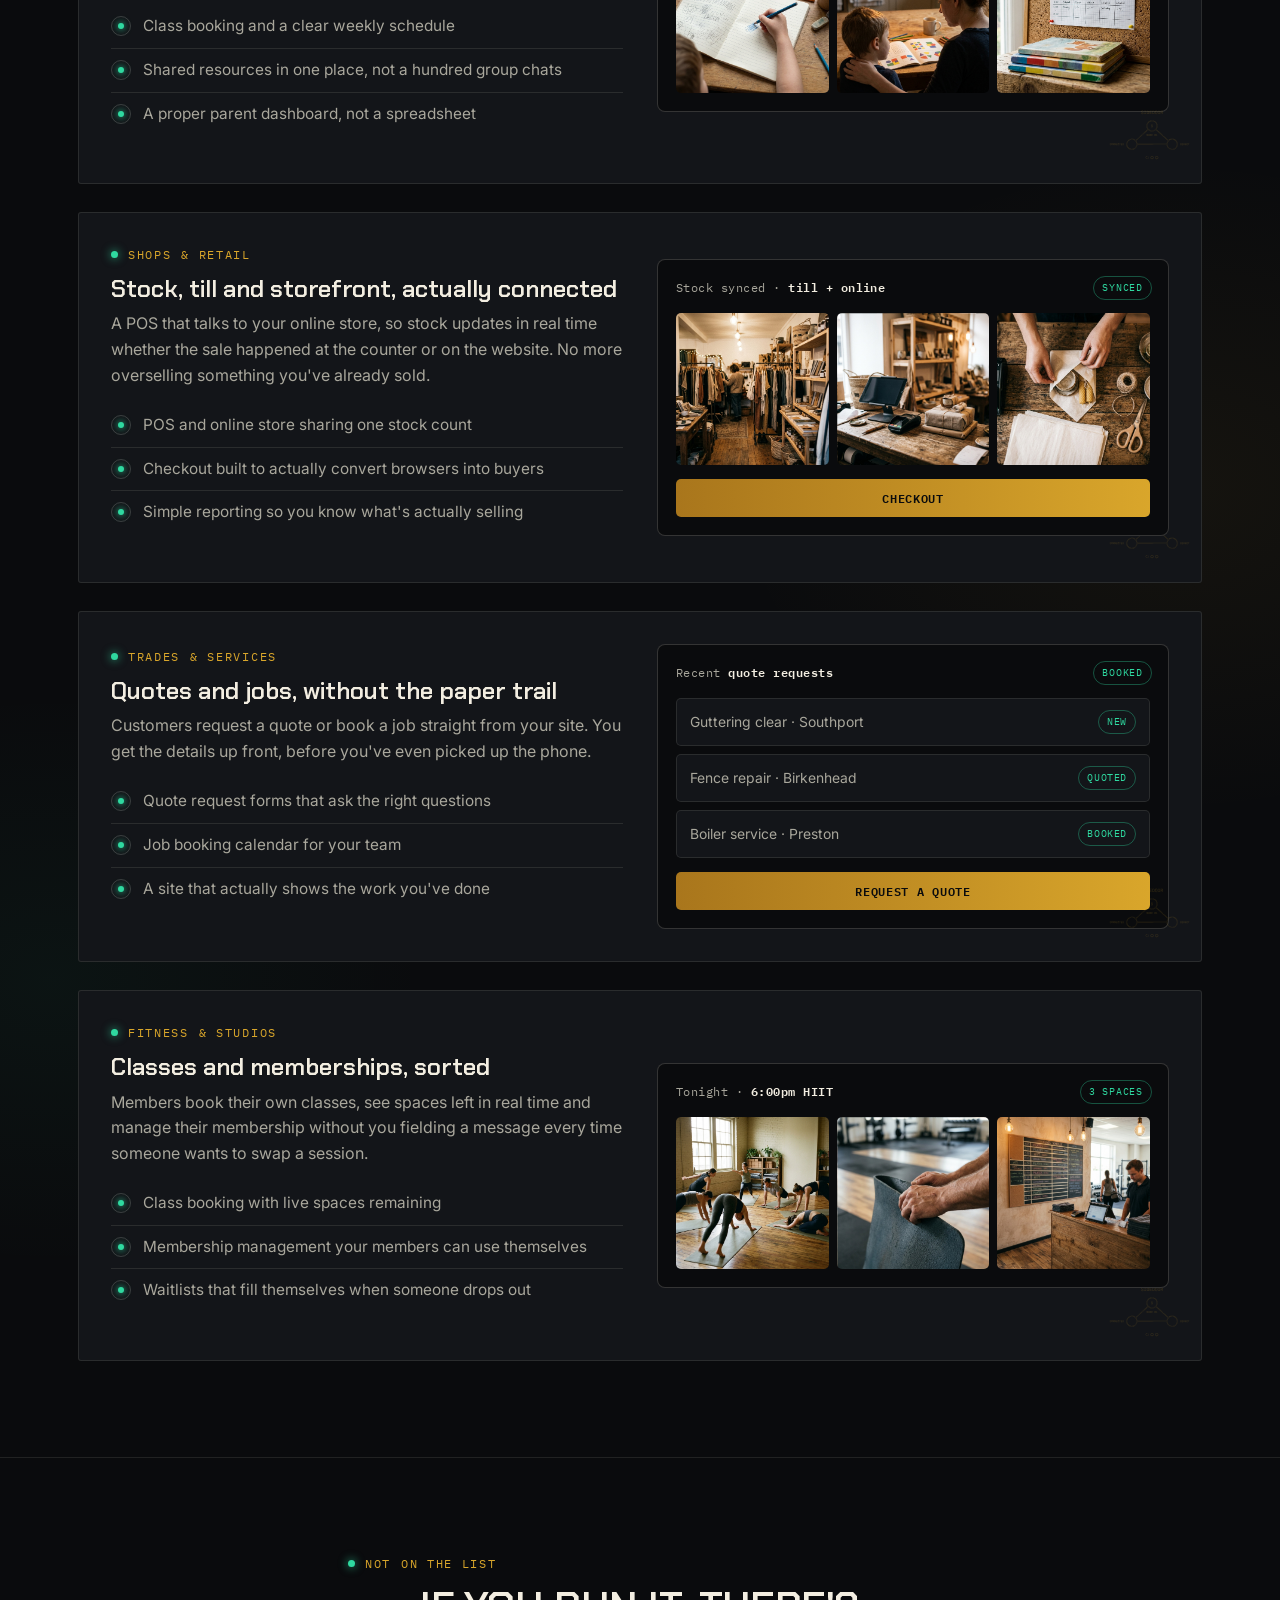
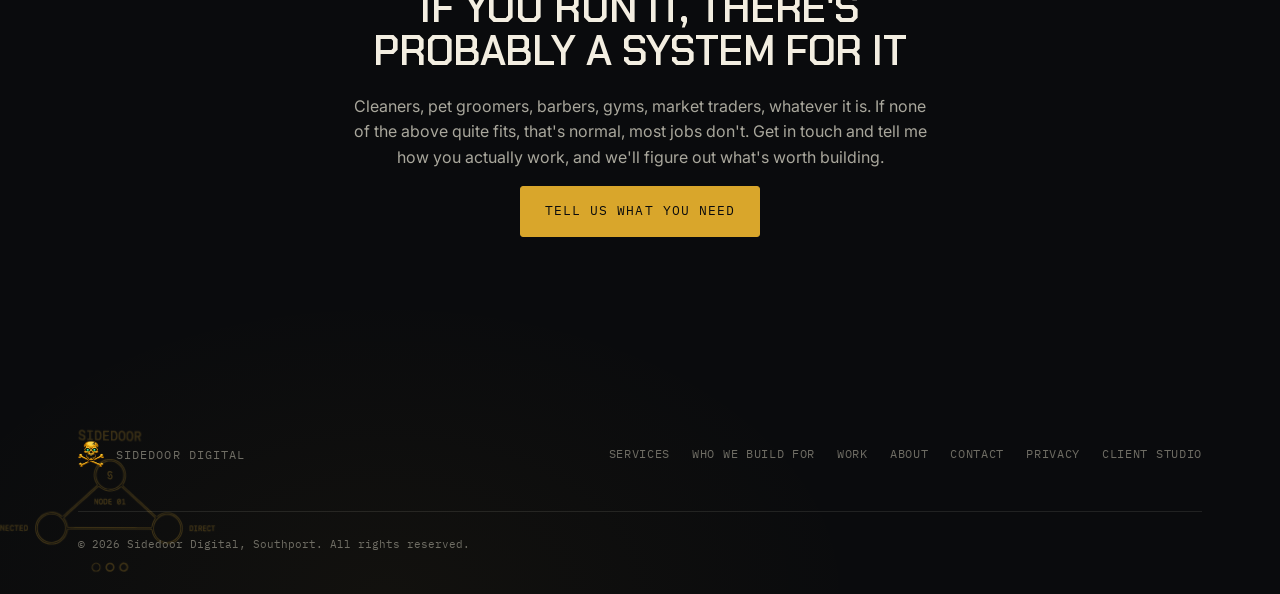
<file: industries.html>
<!DOCTYPE html>
<html lang="en-GB">
<head>
<meta charset="UTF-8">
<meta name="viewport" content="width=device-width, initial-scale=1.0">
<title>Who We Build For | Nail Salons, Cafes, Home Schools & More | Sidedoor Digital</title>
<meta name="description" content="See what Sidedoor Digital would build for your small business: booking systems for salons, QR ordering for cafes, dashboards for home schools, POS for shops and more. Southport, Preston, Liverpool, Birkenhead.">
<link rel="canonical" href="https://getsidedoor.co.uk/industries.html">
<link rel="icon" href="assets/skull.png">
<meta property="og:site_name" content="Sidedoor Digital">
<meta property="og:locale" content="en_GB">
<meta property="og:title" content="Who We Build For | Sidedoor Digital">
<meta property="og:description" content="Booking systems, POS, QR ordering and dashboards, built for the small business you actually run.">
<meta property="og:image" content="https://getsidedoor.co.uk/assets/og-share.png">
<meta property="og:url" content="https://getsidedoor.co.uk/industries.html">
<meta name="twitter:card" content="summary_large_image">

<link rel="preconnect" href="https://fonts.googleapis.com">
<link rel="preconnect" href="https://fonts.gstatic.com" crossorigin>
<link href="https://fonts.googleapis.com/css2?family=Chakra+Petch:wght@400;500;600;700&family=Inter:wght@400;500;600&family=IBM+Plex+Mono:wght@400;500&display=swap" rel="stylesheet">
<link rel="stylesheet" href="assets/style.css">
<script type="application/ld+json">
{
  "@context": "https://schema.org",
  "@type": "BreadcrumbList",
  "itemListElement": [
    {"@type":"ListItem","position":1,"name":"Home","item":"https://getsidedoor.co.uk/"},
    {"@type":"ListItem","position":2,"name":"Who We Build For","item":"https://getsidedoor.co.uk/industries.html"}
  ]
}
</script>
</head>
<body>

<header class="site-header">
  <div class="wrap">
    <a class="brand" href="index.html">
      <img src="assets/skull.png" alt="Sidedoor Digital skull and crossbones mark">
      <span class="brand-name">SIDEDOOR <span>DIGITAL</span></span>
    </a>
    <nav class="main-nav" id="mainNav">
      <a href="index.html">HOME</a>
      <a href="services.html">SERVICES</a>
      <a href="industries.html" class="active">WHO WE BUILD FOR</a>
      <a href="work.html">WORK</a>
      <a href="about.html">ABOUT</a>
      <a href="contact.html" class="cta-link">START A PROJECT</a>
    </nav>
    <button class="nav-toggle" id="navToggle" aria-label="Menu" aria-expanded="false" aria-controls="mainNav">
      <span></span><span></span><span></span>
    </button>
  </div>
</header>

<section class="page-hero">
  <div class="wrap">
    <p class="eyebrow">Who we build for</p>
    <h1>Built for the business you <span class="glitch" data-text="actually">actually</span> run</h1>
    <p class="lede">Not sure what you'd even need. Here's what that looks like for a few different trades, and what it would actually do for you day to day. If your business isn't listed, that doesn't mean we can't build it, get in touch and we'll work it out.</p>
  </div>
</section>

<section>
  <div class="wrap">
    <div class="grid" style="gap:28px;">

      <div class="industry-card">
        <div class="industry-copy">
          <p class="eyebrow">Nail salons &amp; beauty</p>
          <h3>A booking page that fills your chairs</h3>
          <p>Clients book online, pick their technician and pay a deposit up front. You get a calendar that actually reflects who's in, and automatic reminders that cut down on no-shows.</p>
          <ul class="seal-list">
            <li><span class="seal"></span><span>Online booking with staff calendars</span></li>
            <li><span class="seal"></span><span>Deposit on booking, fewer no-shows</span></li>
            <li><span class="seal"></span><span>Text and email reminders sent automatically</span></li>
          </ul>
        </div>
        <div class="mock">
          <span class="mock-badge">Booked</span>
          <p class="mock-label"><strong>Lily</strong> · Gel infill · 2:30pm</p>
          <div class="mock-grid"><div style="--photo:url('/assets/industries/nail-salons-1.jpg')"></div><div style="--photo:url('/assets/industries/nail-salons-2.jpg')"></div><div style="--photo:url('/assets/industries/nail-salons-3.jpg')"></div></div>
          <div class="mock-cta">Book appointment</div>
        </div>
      </div>

      <div class="industry-card">
        <div class="industry-copy">
          <p class="eyebrow">Cafes &amp; restaurants</p>
          <h3>Scan, order, done</h3>
          <p>A QR code on the table pulls up your menu and takes the order straight to the kitchen or till. No app for the customer to download, no extra hardware to buy.</p>
          <ul class="seal-list">
            <li><span class="seal"></span><span>QR table ordering straight to the kitchen</span></li>
            <li><span class="seal"></span><span>Menu you can update yourself, any time</span></li>
            <li><span class="seal"></span><span>Table bookings without a single phone call</span></li>
          </ul>
        </div>
        <div class="mock">
          <span class="mock-badge">Live</span>
          <p class="mock-label"><strong>Table 4</strong> · Order sent to kitchen</p>
          <div class="mock-grid"><div style="--photo:url('/assets/industries/cafes-1.jpg')"></div><div style="--photo:url('/assets/industries/cafes-2.jpg')"></div><div style="--photo:url('/assets/industries/cafes-3.jpg')"></div></div>
          <div class="mock-cta">View menu</div>
        </div>
      </div>

      <div class="industry-card">
        <div class="industry-copy">
          <p class="eyebrow">Home schools &amp; tutors</p>
          <h3>One place for parents, not a group chat</h3>
          <p>Parents book classes, see what's coming up and get to shared resources from one dashboard, instead of chasing you for the same information every week.</p>
          <ul class="seal-list">
            <li><span class="seal"></span><span>Class booking and a clear weekly schedule</span></li>
            <li><span class="seal"></span><span>Shared resources in one place, not a hundred group chats</span></li>
            <li><span class="seal"></span><span>A proper parent dashboard, not a spreadsheet</span></li>
          </ul>
        </div>
        <div class="mock">
          <span class="mock-badge">Synced</span>
          <p class="mock-label">This week · <strong>4 classes</strong> scheduled</p>
          <div class="mock-grid"><div style="--photo:url('/assets/industries/home-schools-1.jpg')"></div><div style="--photo:url('/assets/industries/home-schools-2.jpg')"></div><div style="--photo:url('/assets/industries/home-schools-3.jpg')"></div></div>
        </div>
      </div>

      <div class="industry-card">
        <div class="industry-copy">
          <p class="eyebrow">Shops &amp; retail</p>
          <h3>Stock, till and storefront, actually connected</h3>
          <p>A POS that talks to your online store, so stock updates in real time whether the sale happened at the counter or on the website. No more overselling something you've already sold.</p>
          <ul class="seal-list">
            <li><span class="seal"></span><span>POS and online store sharing one stock count</span></li>
            <li><span class="seal"></span><span>Checkout built to actually convert browsers into buyers</span></li>
            <li><span class="seal"></span><span>Simple reporting so you know what's actually selling</span></li>
          </ul>
        </div>
        <div class="mock">
          <span class="mock-badge">Synced</span>
          <p class="mock-label">Stock synced · <strong>till + online</strong></p>
          <div class="mock-grid"><div style="--photo:url('/assets/industries/shops-1.jpg')"></div><div style="--photo:url('/assets/industries/shops-2.jpg')"></div><div style="--photo:url('/assets/industries/shops-3.jpg')"></div></div>
          <div class="mock-cta">Checkout</div>
        </div>
      </div>

      <div class="industry-card">
        <div class="industry-copy">
          <p class="eyebrow">Trades &amp; services</p>
          <h3>Quotes and jobs, without the paper trail</h3>
          <p>Customers request a quote or book a job straight from your site. You get the details up front, before you've even picked up the phone.</p>
          <ul class="seal-list">
            <li><span class="seal"></span><span>Quote request forms that ask the right questions</span></li>
            <li><span class="seal"></span><span>Job booking calendar for your team</span></li>
            <li><span class="seal"></span><span>A site that actually shows the work you've done</span></li>
          </ul>
        </div>
        <div class="mock">
          <span class="mock-badge">Booked</span>
          <p class="mock-label">Recent <strong>quote requests</strong></p>
          <div class="mock-list">
            <div class="mock-list-row"><span>Guttering clear · Southport</span><span class="tag">New</span></div>
            <div class="mock-list-row"><span>Fence repair · Birkenhead</span><span class="tag">Quoted</span></div>
            <div class="mock-list-row"><span>Boiler service · Preston</span><span class="tag">Booked</span></div>
          </div>
          <div class="mock-cta">Request a quote</div>
        </div>
      </div>

      <div class="industry-card">
        <div class="industry-copy">
          <p class="eyebrow">Fitness &amp; studios</p>
          <h3>Classes and memberships, sorted</h3>
          <p>Members book their own classes, see spaces left in real time and manage their membership without you fielding a message every time someone wants to swap a session.</p>
          <ul class="seal-list">
            <li><span class="seal"></span><span>Class booking with live spaces remaining</span></li>
            <li><span class="seal"></span><span>Membership management your members can use themselves</span></li>
            <li><span class="seal"></span><span>Waitlists that fill themselves when someone drops out</span></li>
          </ul>
        </div>
        <div class="mock">
          <span class="mock-badge">3 spaces</span>
          <p class="mock-label">Tonight · <strong>6:00pm HIIT</strong></p>
          <div class="mock-grid"><div style="--photo:url('/assets/industries/fitness-1.jpg')"></div><div style="--photo:url('/assets/industries/fitness-2.jpg')"></div><div style="--photo:url('/assets/industries/fitness-3.jpg')"></div></div>
        </div>
      </div>

    </div>
  </div>
</section>

<section>
  <div class="wrap section-head center">
    <p class="eyebrow">Not on the list</p>
    <h2>If you run it, there's probably a system for it</h2>
    <p>Cleaners, pet groomers, barbers, gyms, market traders, whatever it is. If none of the above quite fits, that's normal, most jobs don't. Get in touch and tell me how you actually work, and we'll figure out what's worth building.</p>
    <div class="btn-row" style="justify-content:center; margin-top:10px;">
      <a href="contact.html" class="btn btn-primary">Tell us what you need</a>
    </div>
  </div>
</section>

<footer>
  <div class="wrap">
    <a class="foot-brand" href="index.html">
      <img src="assets/skull.png" alt="Sidedoor Digital">
      <span>Sidedoor Digital</span>
    </a>
    <div class="foot-links">
      <a href="services.html">Services</a>
      <a href="industries.html">Who we build for</a>
      <a href="work.html">Work</a>
      <a href="about.html">About</a>
      <a href="contact.html">Contact</a>
      <a href="privacy.html">Privacy</a>
      <a href="https://studio.getsidedoor.co.uk" target="_blank" rel="noopener">Client studio</a>
    </div>
    <div class="foot-legal">© 2026 Sidedoor Digital, Southport. All rights reserved.</div>
  </div>
</footer>

<div class="mobile-cta-bar">
  <a href="contact.html" class="btn btn-primary">Start a project</a>
</div>

<script src="assets/script.js" defer></script>
</body>
</html>
</file>
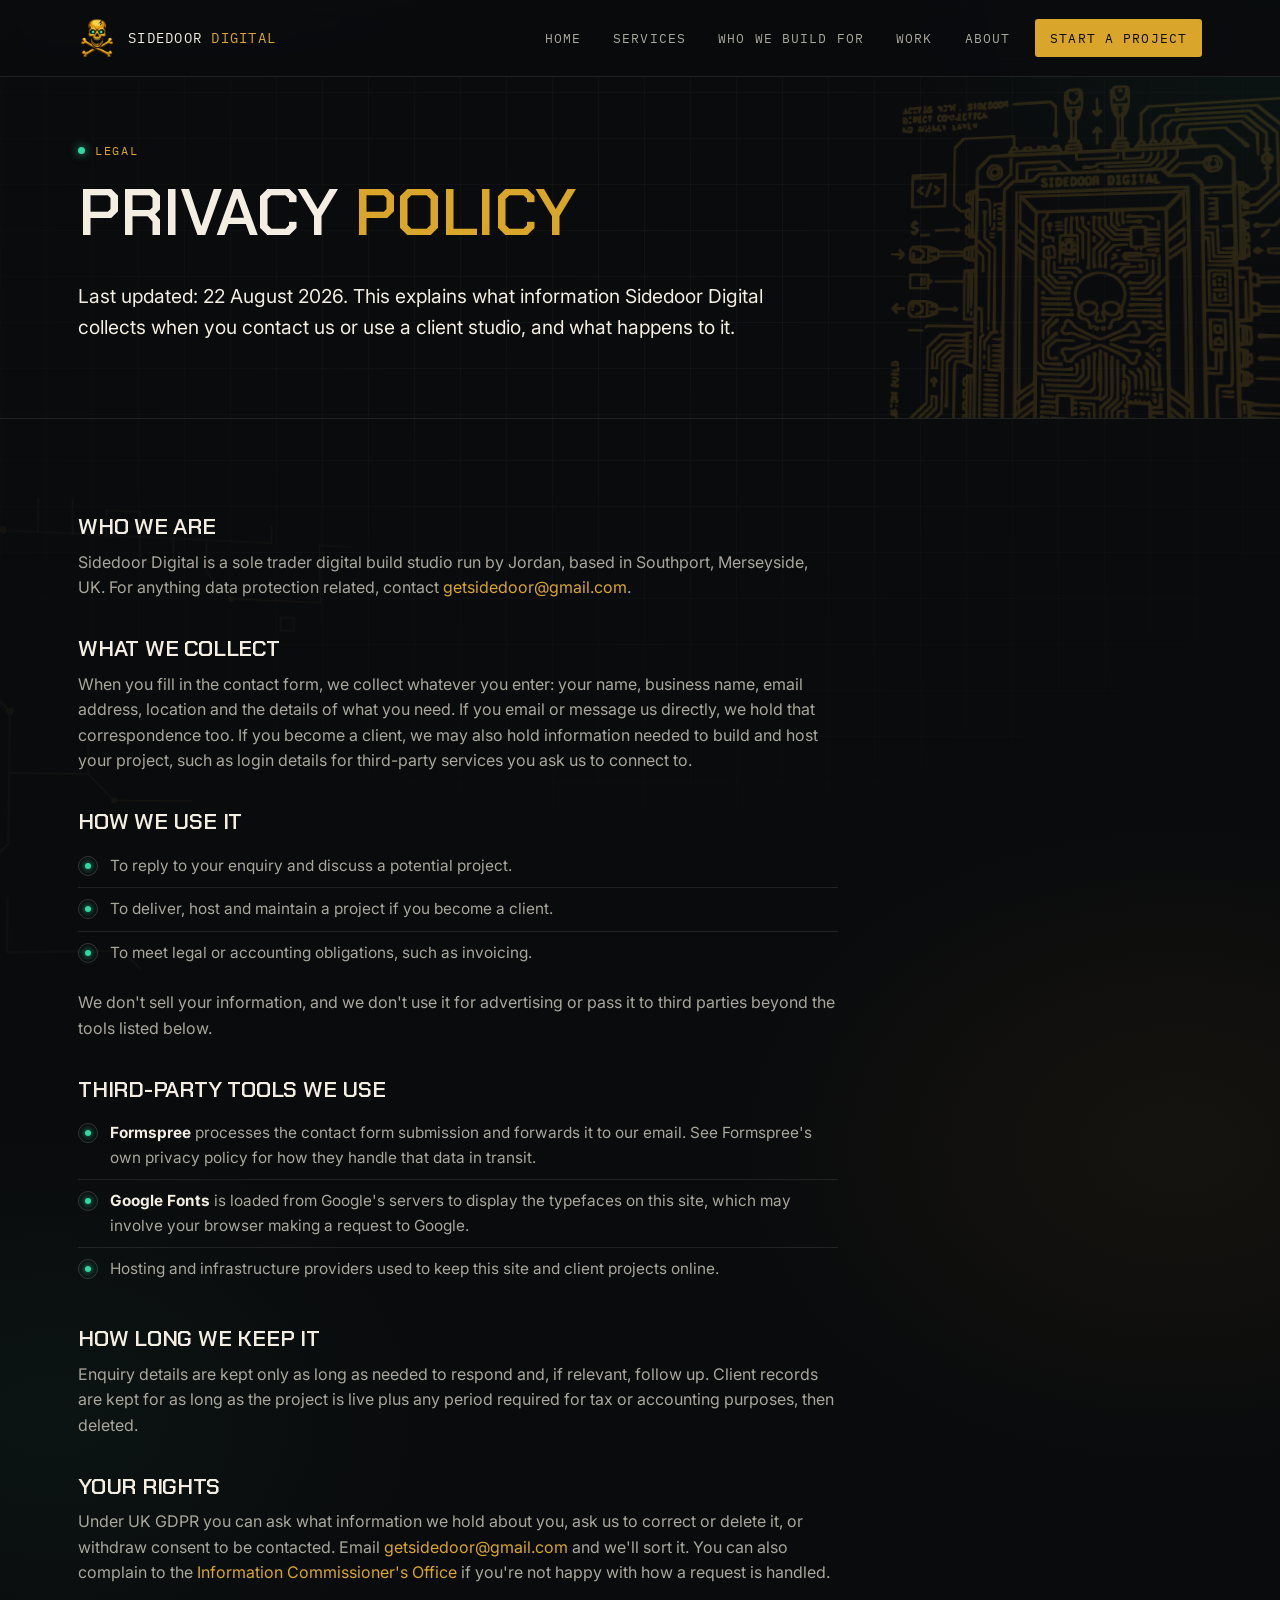
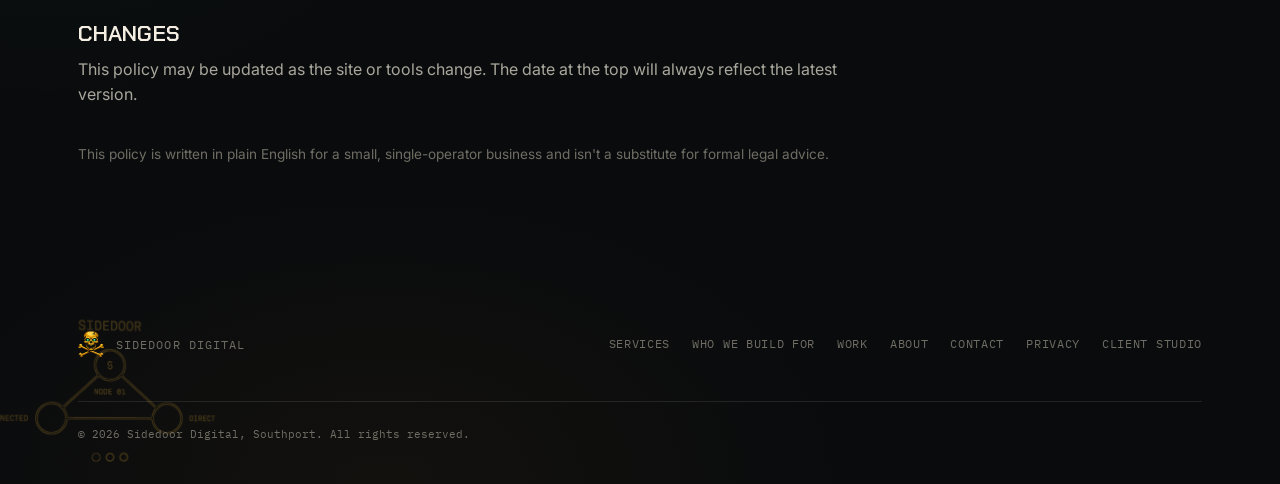
<file: privacy.html>
<!DOCTYPE html>
<html lang="en-GB">
<head>
<meta charset="UTF-8">
<meta name="viewport" content="width=device-width, initial-scale=1.0">
<title>Privacy Policy | Sidedoor Digital</title>
<meta name="description" content="How Sidedoor Digital collects, uses and protects the information you share when you get in touch or use our client studio.">
<link rel="canonical" href="https://getsidedoor.co.uk/privacy.html">
<link rel="icon" href="assets/skull.png">
<meta name="robots" content="noindex, follow">
<meta property="og:site_name" content="Sidedoor Digital">
<meta property="og:locale" content="en_GB">
<meta property="og:title" content="Privacy Policy | Sidedoor Digital">
<meta property="og:description" content="How Sidedoor Digital collects, uses and protects your information.">
<meta property="og:image" content="https://getsidedoor.co.uk/assets/og-share.png">
<meta property="og:url" content="https://getsidedoor.co.uk/privacy.html">
<meta name="twitter:card" content="summary_large_image">

<link rel="preconnect" href="https://fonts.googleapis.com">
<link rel="preconnect" href="https://fonts.gstatic.com" crossorigin>
<link href="https://fonts.googleapis.com/css2?family=Chakra+Petch:wght@400;500;600;700&family=Inter:wght@400;500;600&family=IBM+Plex+Mono:wght@400;500&display=swap" rel="stylesheet">
<link rel="stylesheet" href="assets/style.css">

<script type="application/ld+json">
{
  "@context": "https://schema.org",
  "@type": "BreadcrumbList",
  "itemListElement": [
    {"@type":"ListItem","position":1,"name":"Home","item":"https://getsidedoor.co.uk/"},
    {"@type":"ListItem","position":2,"name":"Privacy Policy","item":"https://getsidedoor.co.uk/privacy.html"}
  ]
}
</script>
</head>
<body>

<header class="site-header">
  <div class="wrap">
    <a class="brand" href="index.html">
      <img src="assets/skull.png" alt="Sidedoor Digital skull and crossbones mark">
      <span class="brand-name">SIDEDOOR <span>DIGITAL</span></span>
    </a>
    <nav class="main-nav" id="mainNav">
      <a href="index.html">HOME</a>
      <a href="services.html">SERVICES</a>
      <a href="industries.html">WHO WE BUILD FOR</a>
      <a href="work.html">WORK</a>
      <a href="about.html">ABOUT</a>
      <a href="contact.html" class="cta-link">START A PROJECT</a>
    </nav>
    <button class="nav-toggle" id="navToggle" aria-label="Menu" aria-expanded="false" aria-controls="mainNav">
      <span></span><span></span><span></span>
    </button>
  </div>
</header>

<section class="page-hero">
  <div class="wrap">
    <p class="eyebrow">Legal</p>
    <h1>Privacy <span class="glitch" data-text="policy">policy</span></h1>
    <p class="lede">Last updated: 22 August 2026. This explains what information Sidedoor Digital collects when you contact us or use a client studio, and what happens to it.</p>
  </div>
</section>

<section>
  <div class="wrap">
    <div style="max-width:760px;">

      <h2 style="font-size:1.4rem;">Who we are</h2>
      <p>Sidedoor Digital is a sole trader digital build studio run by Jordan, based in Southport, Merseyside, UK. For anything data protection related, contact <a href="mailto:getsidedoor@gmail.com" style="color:var(--gold);">getsidedoor@gmail.com</a>.</p>

      <h2 style="font-size:1.4rem; margin-top:36px;">What we collect</h2>
      <p>When you fill in the contact form, we collect whatever you enter: your name, business name, email address, location and the details of what you need. If you email or message us directly, we hold that correspondence too. If you become a client, we may also hold information needed to build and host your project, such as login details for third-party services you ask us to connect to.</p>

      <h2 style="font-size:1.4rem; margin-top:36px;">How we use it</h2>
      <ul class="seal-list">
        <li><span class="seal"></span><span>To reply to your enquiry and discuss a potential project.</span></li>
        <li><span class="seal"></span><span>To deliver, host and maintain a project if you become a client.</span></li>
        <li><span class="seal"></span><span>To meet legal or accounting obligations, such as invoicing.</span></li>
      </ul>
      <p>We don't sell your information, and we don't use it for advertising or pass it to third parties beyond the tools listed below.</p>

      <h2 style="font-size:1.4rem; margin-top:36px;">Third-party tools we use</h2>
      <ul class="seal-list">
        <li><span class="seal"></span><span><strong style="color:var(--bone);">Formspree</strong> processes the contact form submission and forwards it to our email. See Formspree's own privacy policy for how they handle that data in transit.</span></li>
        <li><span class="seal"></span><span><strong style="color:var(--bone);">Google Fonts</strong> is loaded from Google's servers to display the typefaces on this site, which may involve your browser making a request to Google.</span></li>
        <li><span class="seal"></span><span>Hosting and infrastructure providers used to keep this site and client projects online.</span></li>
      </ul>

      <h2 style="font-size:1.4rem; margin-top:36px;">How long we keep it</h2>
      <p>Enquiry details are kept only as long as needed to respond and, if relevant, follow up. Client records are kept for as long as the project is live plus any period required for tax or accounting purposes, then deleted.</p>

      <h2 style="font-size:1.4rem; margin-top:36px;">Your rights</h2>
      <p>Under UK GDPR you can ask what information we hold about you, ask us to correct or delete it, or withdraw consent to be contacted. Email <a href="mailto:getsidedoor@gmail.com" style="color:var(--gold);">getsidedoor@gmail.com</a> and we'll sort it. You can also complain to the <a href="https://ico.org.uk/make-a-complaint/" target="_blank" rel="noopener" style="color:var(--gold);">Information Commissioner's Office</a> if you're not happy with how a request is handled.</p>

      <h2 style="font-size:1.4rem; margin-top:36px;">Changes</h2>
      <p>This policy may be updated as the site or tools change. The date at the top will always reflect the latest version.</p>

      <p style="margin-top:36px; font-size:0.85rem; color:var(--bone-faint);">This policy is written in plain English for a small, single-operator business and isn't a substitute for formal legal advice.</p>

    </div>
  </div>
</section>

<footer>
  <div class="wrap">
    <a class="foot-brand" href="index.html">
      <img src="assets/skull.png" alt="Sidedoor Digital">
      <span>Sidedoor Digital</span>
    </a>
    <div class="foot-links">
      <a href="services.html">Services</a>
      <a href="industries.html">Who we build for</a>
      <a href="work.html">Work</a>
      <a href="about.html">About</a>
      <a href="contact.html">Contact</a>
      <a href="privacy.html">Privacy</a>
      <a href="https://studio.getsidedoor.co.uk" target="_blank" rel="noopener">Client studio</a>
    </div>
    <div class="foot-legal">© 2026 Sidedoor Digital, Southport. All rights reserved.</div>
  </div>
</footer>

<div class="mobile-cta-bar">
  <a href="contact.html" class="btn btn-primary">Start a project</a>
</div>

<script src="assets/script.js" defer></script>
</body>
</html>
</file>
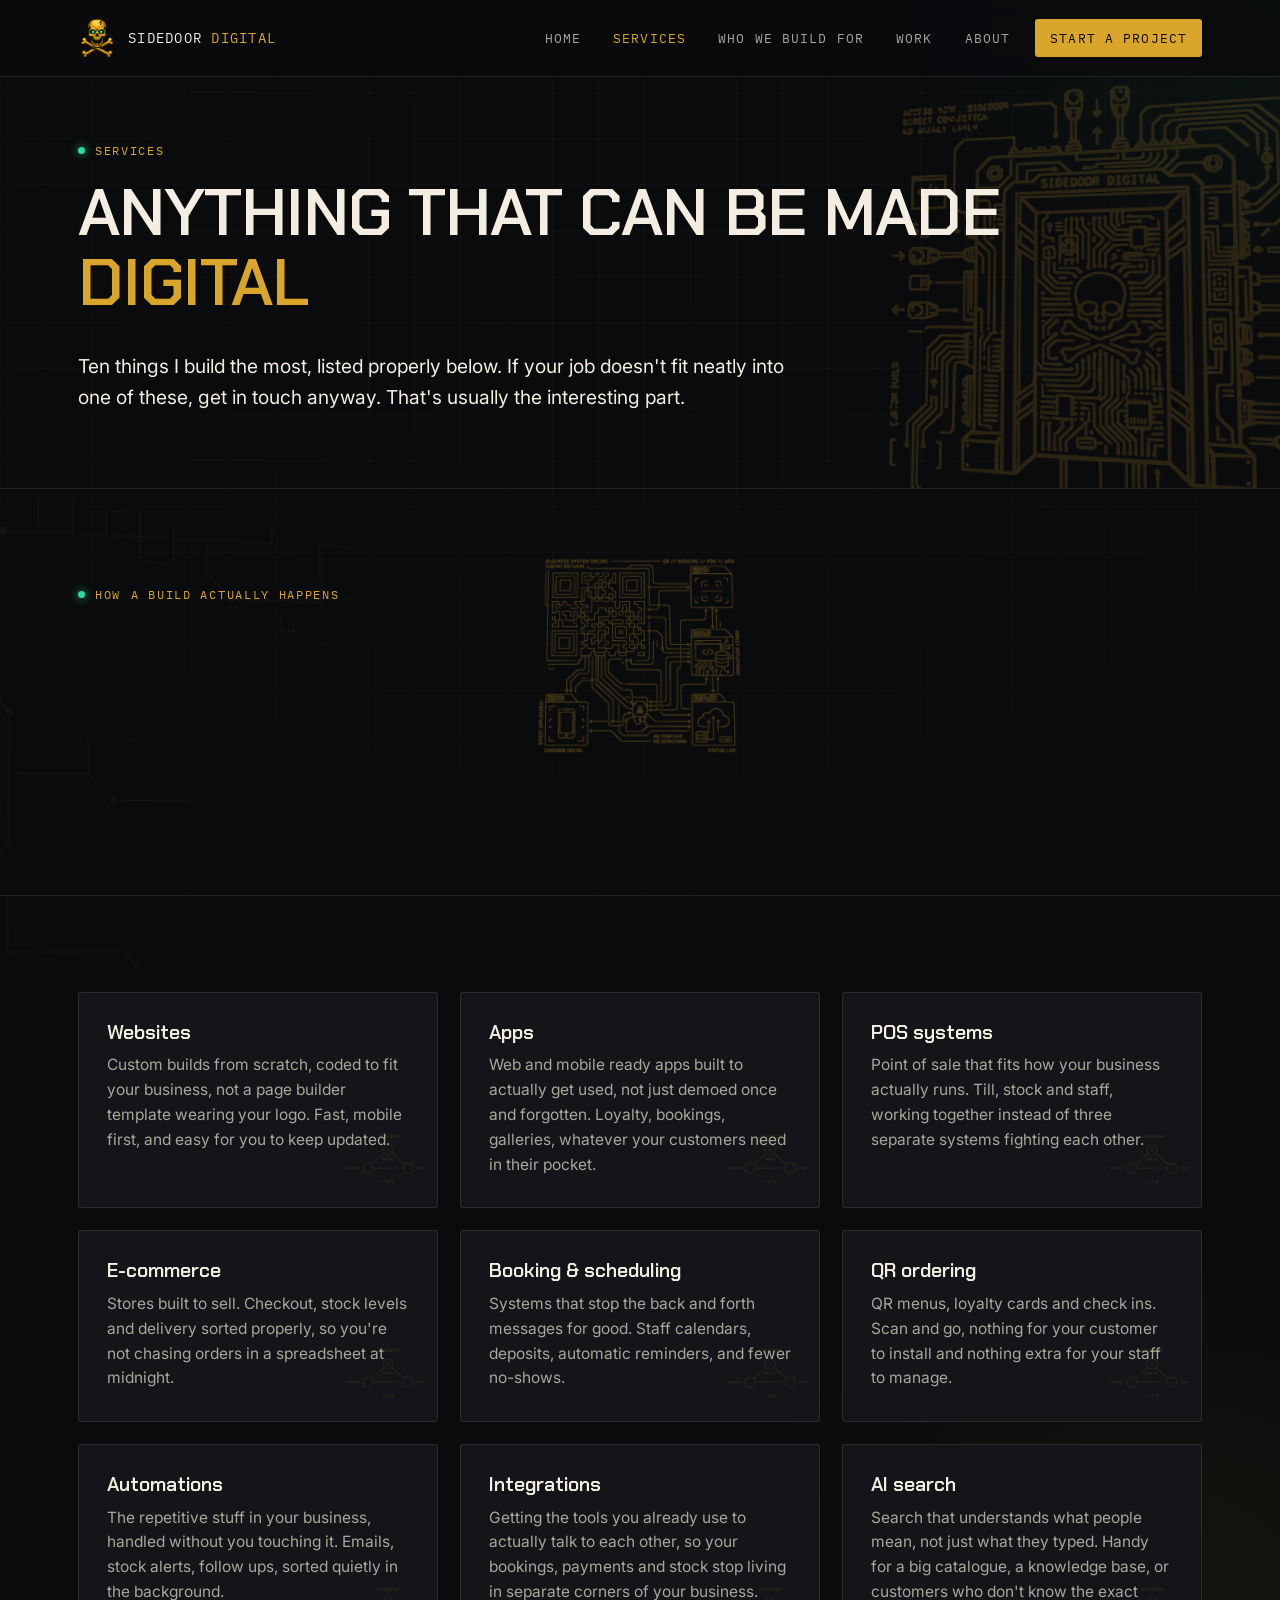
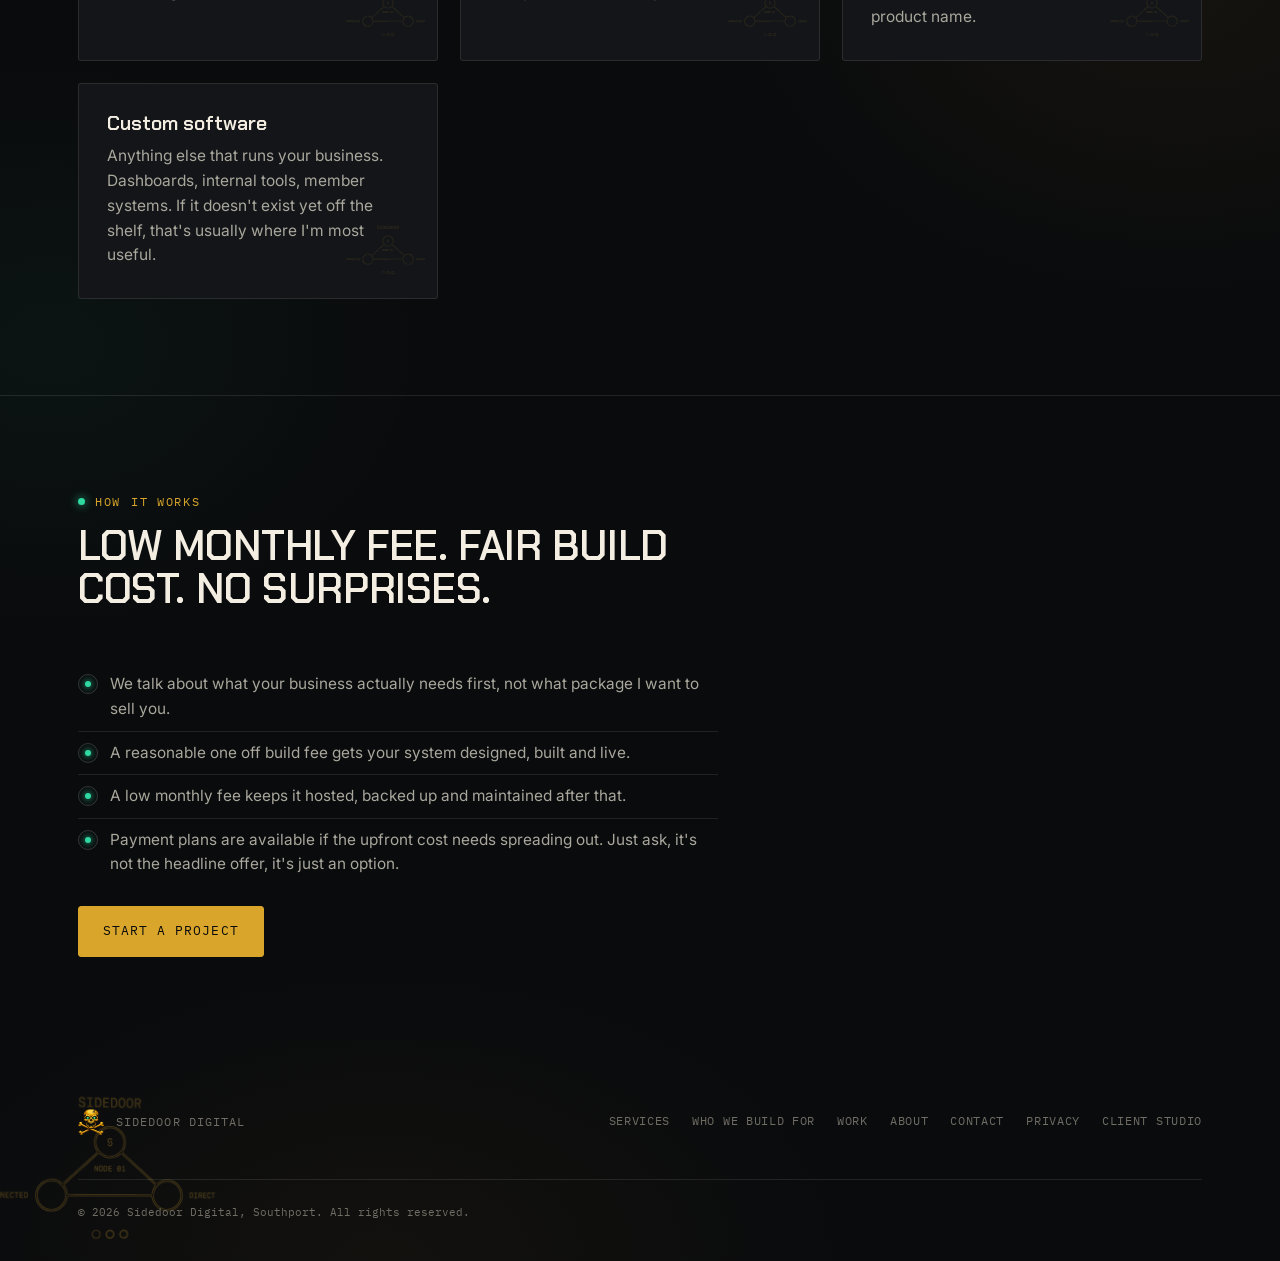
<file: services.html>
<!DOCTYPE html>
<html lang="en-GB">
<head>
<meta charset="UTF-8">
<meta name="viewport" content="width=device-width, initial-scale=1.0">
<title>Services | Websites, POS, Booking & Custom Software | Sidedoor Digital</title>
<meta name="description" content="Websites, apps, POS systems, e-commerce, booking systems, QR ordering, automations and custom software, built by Sidedoor Digital in Southport for businesses across Merseyside.">
<link rel="canonical" href="https://getsidedoor.co.uk/services.html">
<link rel="icon" href="assets/skull.png">
<meta property="og:site_name" content="Sidedoor Digital">
<meta property="og:locale" content="en_GB">
<meta property="og:title" content="Services | Sidedoor Digital">
<meta property="og:description" content="Websites, apps, POS systems, e-commerce, booking, QR ordering and custom software, built by Sidedoor Digital, Southport.">
<meta property="og:image" content="https://getsidedoor.co.uk/assets/og-share.png">
<meta property="og:url" content="https://getsidedoor.co.uk/services.html">
<meta name="twitter:card" content="summary_large_image">

<link rel="preconnect" href="https://fonts.googleapis.com">
<link rel="preconnect" href="https://fonts.gstatic.com" crossorigin>
<link href="https://fonts.googleapis.com/css2?family=Chakra+Petch:wght@400;500;600;700&family=Inter:wght@400;500;600&family=IBM+Plex+Mono:wght@400;500&display=swap" rel="stylesheet">
<link rel="stylesheet" href="assets/style.css">

<script type="application/ld+json">
{
  "@context": "https://schema.org",
  "@type": "BreadcrumbList",
  "itemListElement": [
    {"@type":"ListItem","position":1,"name":"Home","item":"https://getsidedoor.co.uk/"},
    {"@type":"ListItem","position":2,"name":"Services","item":"https://getsidedoor.co.uk/services.html"}
  ]
}
</script>
<script type="application/ld+json">
{
  "@context": "https://schema.org",
  "@type": "ItemList",
  "name": "Sidedoor Digital services",
  "itemListElement": [
    {"@type":"ListItem","position":1,"item":{"@type":"Service","name":"Websites","provider":{"@type":"ProfessionalService","name":"Sidedoor Digital"},"areaServed":"Merseyside","description":"Custom builds from scratch, coded to fit your business, not a page builder template."}},
    {"@type":"ListItem","position":2,"item":{"@type":"Service","name":"Apps","provider":{"@type":"ProfessionalService","name":"Sidedoor Digital"},"areaServed":"Merseyside","description":"Web and mobile ready apps built to actually get used, covering loyalty, bookings and galleries."}},
    {"@type":"ListItem","position":3,"item":{"@type":"Service","name":"POS systems","provider":{"@type":"ProfessionalService","name":"Sidedoor Digital"},"areaServed":"Merseyside","description":"Point of sale built around till, stock and staff working together instead of separate systems."}},
    {"@type":"ListItem","position":4,"item":{"@type":"Service","name":"E-commerce","provider":{"@type":"ProfessionalService","name":"Sidedoor Digital"},"areaServed":"Merseyside","description":"Stores built to sell, with checkout, stock levels and delivery handled properly."}},
    {"@type":"ListItem","position":5,"item":{"@type":"Service","name":"Booking and scheduling","provider":{"@type":"ProfessionalService","name":"Sidedoor Digital"},"areaServed":"Merseyside","description":"Staff calendars, deposits and automatic reminders that cut down no-shows."}},
    {"@type":"ListItem","position":6,"item":{"@type":"Service","name":"QR ordering","provider":{"@type":"ProfessionalService","name":"Sidedoor Digital"},"areaServed":"Merseyside","description":"QR menus, loyalty cards and check ins with nothing to install."}},
    {"@type":"ListItem","position":7,"item":{"@type":"Service","name":"Automations","provider":{"@type":"ProfessionalService","name":"Sidedoor Digital"},"areaServed":"Merseyside","description":"Repetitive business tasks like emails, stock alerts and follow ups handled in the background."}},
    {"@type":"ListItem","position":8,"item":{"@type":"Service","name":"Integrations","provider":{"@type":"ProfessionalService","name":"Sidedoor Digital"},"areaServed":"Merseyside","description":"Getting the tools you already use to talk to each other, so bookings, payments and stock line up."}},
    {"@type":"ListItem","position":9,"item":{"@type":"Service","name":"AI search","provider":{"@type":"ProfessionalService","name":"Sidedoor Digital"},"areaServed":"Merseyside","description":"Search that understands what people mean, built for catalogues and knowledge bases."}},
    {"@type":"ListItem","position":10,"item":{"@type":"Service","name":"Custom software","provider":{"@type":"ProfessionalService","name":"Sidedoor Digital"},"areaServed":"Merseyside","description":"Dashboards, internal tools and member systems built from scratch for the business that needs them."}}
  ]
}
</script>
</head>
<body>

<header class="site-header">
  <div class="wrap">
    <a class="brand" href="index.html">
      <img src="assets/skull.png" alt="Sidedoor Digital skull and crossbones mark">
      <span class="brand-name">SIDEDOOR <span>DIGITAL</span></span>
    </a>
    <nav class="main-nav" id="mainNav">
      <a href="index.html">HOME</a>
      <a href="services.html" class="active">SERVICES</a>
      <a href="industries.html">WHO WE BUILD FOR</a>
      <a href="work.html">WORK</a>
      <a href="about.html">ABOUT</a>
      <a href="contact.html" class="cta-link">START A PROJECT</a>
    </nav>
    <button class="nav-toggle" id="navToggle" aria-label="Menu" aria-expanded="false" aria-controls="mainNav">
      <span></span><span></span><span></span>
    </button>
  </div>
</header>

<section class="page-hero">
  <div class="wrap">
    <p class="eyebrow">Services</p>
    <h1>Anything that can be made <span class="glitch" data-text="digital">digital</span></h1>
    <p class="lede">Ten things I build the most, listed properly below. If your job doesn't fit neatly into one of these, get in touch anyway. That's usually the interesting part.</p>
  </div>
</section>

<section class="pipeline-band">
  <div class="wrap">
    <p class="eyebrow">How a build actually happens</p>
  </div>
</section>

<section>
  <div class="wrap">
    <div class="grid grid-3">

      <div class="card">
        <span class="card-rule"></span>
        <h3>Websites</h3>
        <p>Custom builds from scratch, coded to fit your business, not a page builder template wearing your logo. Fast, mobile first, and easy for you to keep updated.</p>
      </div>

      <div class="card">
        <span class="card-rule"></span>
        <h3>Apps</h3>
        <p>Web and mobile ready apps built to actually get used, not just demoed once and forgotten. Loyalty, bookings, galleries, whatever your customers need in their pocket.</p>
      </div>

      <div class="card">
        <span class="card-rule"></span>
        <h3>POS systems</h3>
        <p>Point of sale that fits how your business actually runs. Till, stock and staff, working together instead of three separate systems fighting each other.</p>
      </div>

      <div class="card">
        <span class="card-rule"></span>
        <h3>E-commerce</h3>
        <p>Stores built to sell. Checkout, stock levels and delivery sorted properly, so you're not chasing orders in a spreadsheet at midnight.</p>
      </div>

      <div class="card">
        <span class="card-rule"></span>
        <h3>Booking &amp; scheduling</h3>
        <p>Systems that stop the back and forth messages for good. Staff calendars, deposits, automatic reminders, and fewer no-shows.</p>
      </div>

      <div class="card">
        <span class="card-rule"></span>
        <h3>QR ordering</h3>
        <p>QR menus, loyalty cards and check ins. Scan and go, nothing for your customer to install and nothing extra for your staff to manage.</p>
      </div>

      <div class="card">
        <span class="card-rule"></span>
        <h3>Automations</h3>
        <p>The repetitive stuff in your business, handled without you touching it. Emails, stock alerts, follow ups, sorted quietly in the background.</p>
      </div>

      <div class="card">
        <span class="card-rule"></span>
        <h3>Integrations</h3>
        <p>Getting the tools you already use to actually talk to each other, so your bookings, payments and stock stop living in separate corners of your business.</p>
      </div>

      <div class="card">
        <span class="card-rule"></span>
        <h3>AI search</h3>
        <p>Search that understands what people mean, not just what they typed. Handy for a big catalogue, a knowledge base, or customers who don't know the exact product name.</p>
      </div>

      <div class="card">
        <span class="card-rule"></span>
        <h3>Custom software</h3>
        <p>Anything else that runs your business. Dashboards, internal tools, member systems. If it doesn't exist yet off the shelf, that's usually where I'm most useful.</p>
      </div>

    </div>
  </div>
</section>

<section>
  <div class="wrap">
    <div class="section-head">
      <p class="eyebrow">How it works</p>
      <h2>Low monthly fee. Fair build cost. No surprises.</h2>
    </div>
    <ul class="seal-list" style="max-width:640px;">
      <li><span class="seal"></span><span>We talk about what your business actually needs first, not what package I want to sell you.</span></li>
      <li><span class="seal"></span><span>A reasonable one off build fee gets your system designed, built and live.</span></li>
      <li><span class="seal"></span><span>A low monthly fee keeps it hosted, backed up and maintained after that.</span></li>
      <li><span class="seal"></span><span>Payment plans are available if the upfront cost needs spreading out. Just ask, it's not the headline offer, it's just an option.</span></li>
    </ul>
    <div class="btn-row" style="margin-top:20px;">
      <a href="contact.html" class="btn btn-primary">Start a project</a>
    </div>
  </div>
</section>

<footer>
  <div class="wrap">
    <a class="foot-brand" href="index.html">
      <img src="assets/skull.png" alt="Sidedoor Digital">
      <span>Sidedoor Digital</span>
    </a>
    <div class="foot-links">
      <a href="services.html">Services</a>
      <a href="industries.html">Who we build for</a>
      <a href="work.html">Work</a>
      <a href="about.html">About</a>
      <a href="contact.html">Contact</a>
      <a href="privacy.html">Privacy</a>
      <a href="https://studio.getsidedoor.co.uk" target="_blank" rel="noopener">Client studio</a>
    </div>
    <div class="foot-legal">© 2026 Sidedoor Digital, Southport. All rights reserved.</div>
  </div>
</footer>

<div class="mobile-cta-bar">
  <a href="contact.html" class="btn btn-primary">Start a project</a>
</div>

<script src="assets/script.js" defer></script>
</body>
</html>
</file>
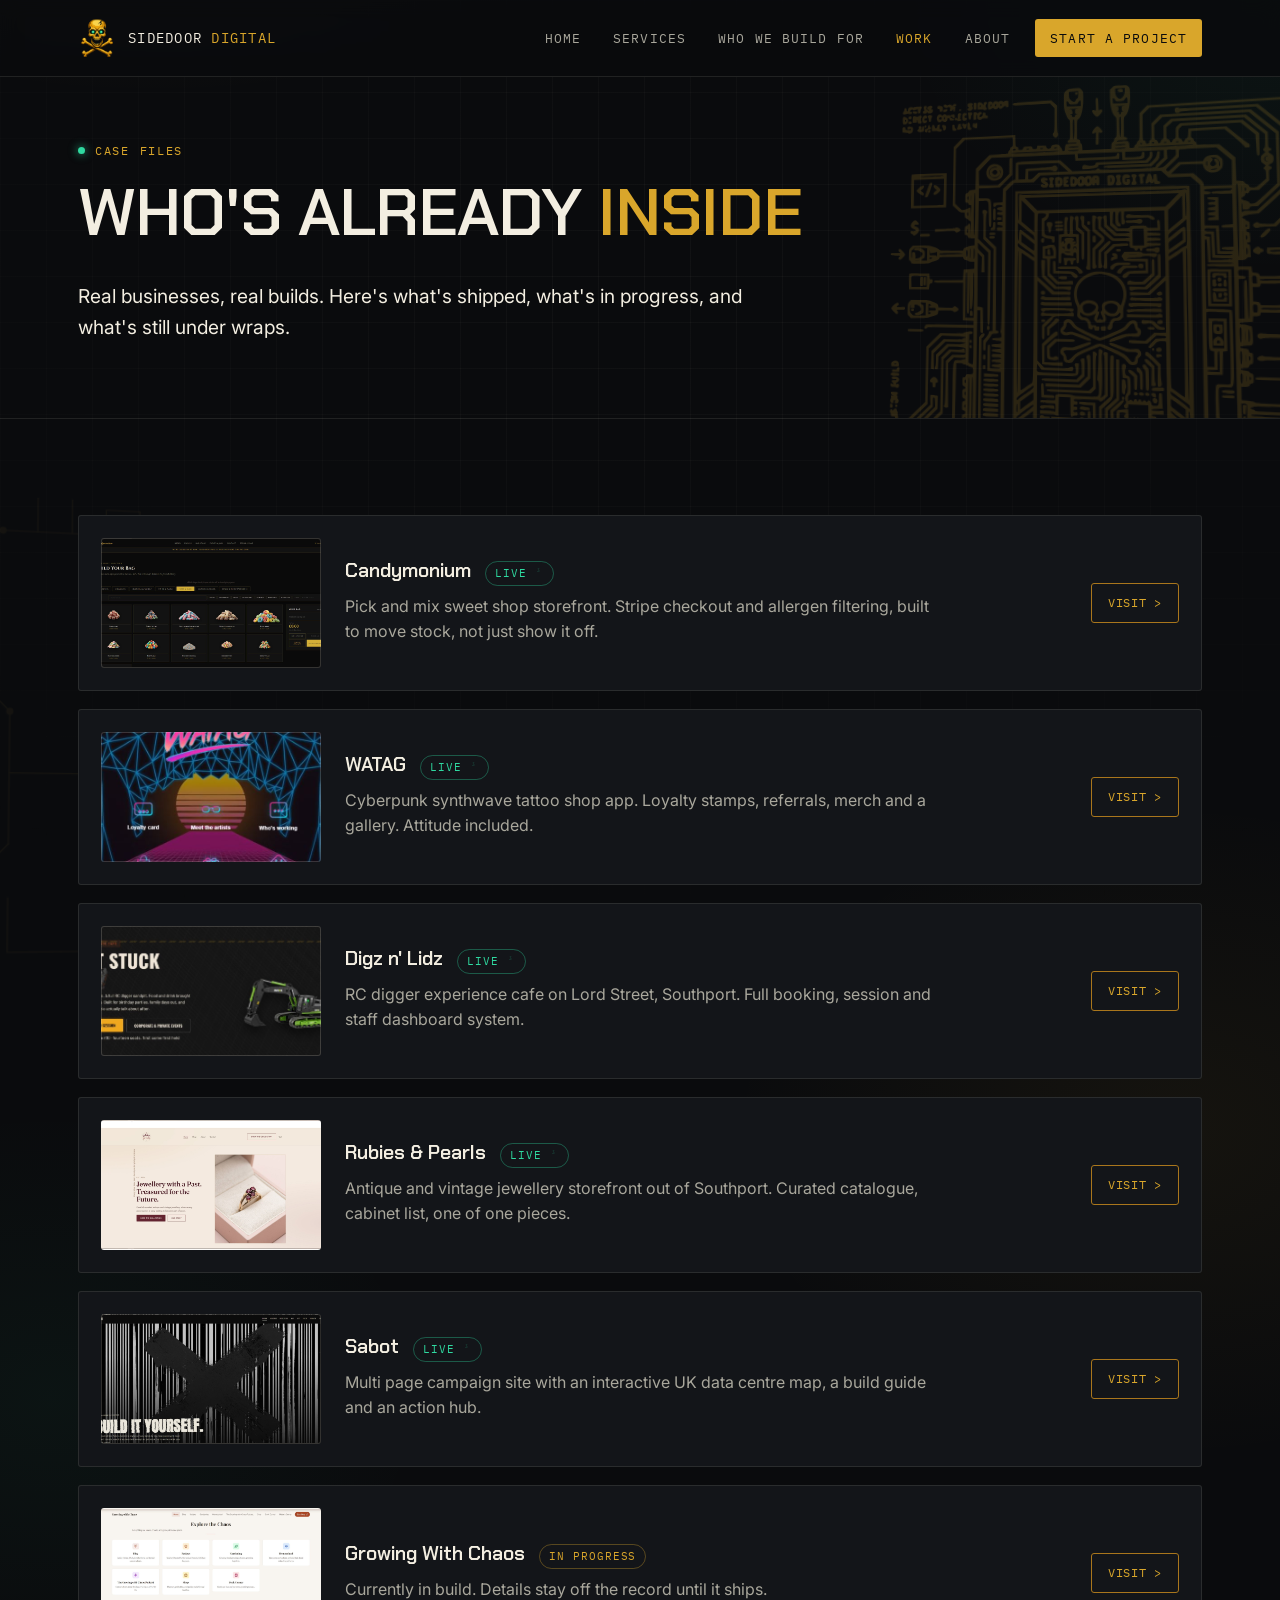
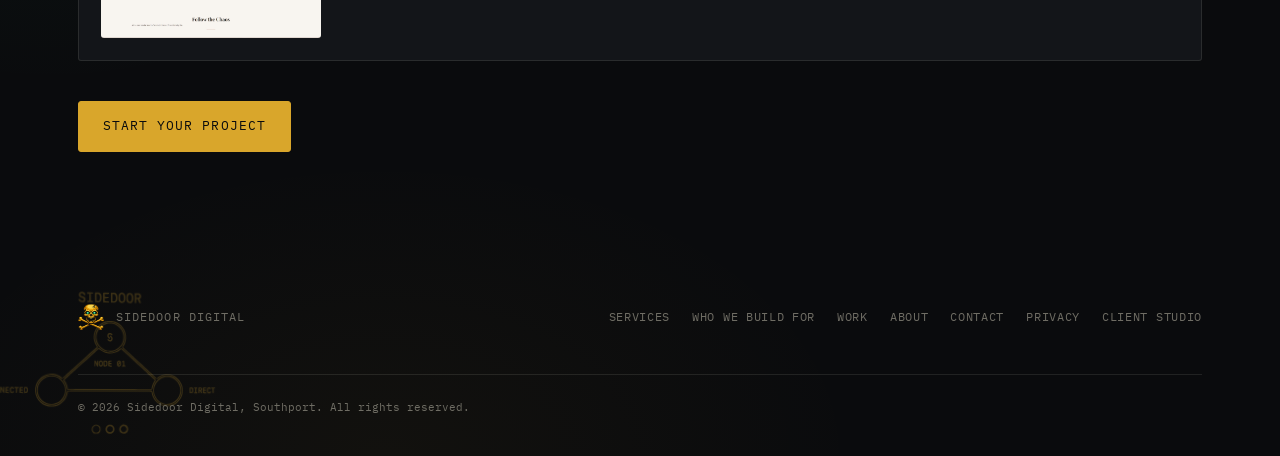
<file: work.html>
<!DOCTYPE html>
<html lang="en-GB">
<head>
<meta charset="UTF-8">
<meta name="viewport" content="width=device-width, initial-scale=1.0">
<title>Work | Client Case Files | Sidedoor Digital, Southport</title>
<meta name="description" content="Case files from Sidedoor Digital: Candymonium, WATAG, Digz n' Lidz, Rubies & Pearls, Sabot and more. Real businesses, real builds, based in Southport.">
<link rel="canonical" href="https://getsidedoor.co.uk/work.html">
<link rel="icon" href="assets/skull.png">
<meta property="og:site_name" content="Sidedoor Digital">
<meta property="og:locale" content="en_GB">
<meta property="og:title" content="Work | Sidedoor Digital">
<meta property="og:description" content="Case files from real client builds, based in Southport.">
<meta property="og:image" content="https://getsidedoor.co.uk/assets/og-share.png">
<meta property="og:url" content="https://getsidedoor.co.uk/work.html">
<meta name="twitter:card" content="summary_large_image">

<link rel="preconnect" href="https://fonts.googleapis.com">
<link rel="preconnect" href="https://fonts.gstatic.com" crossorigin>
<link href="https://fonts.googleapis.com/css2?family=Chakra+Petch:wght@400;500;600;700&family=Inter:wght@400;500;600&family=IBM+Plex+Mono:wght@400;500&display=swap" rel="stylesheet">
<link rel="stylesheet" href="assets/style.css">
<script type="application/ld+json">
{
  "@context": "https://schema.org",
  "@type": "BreadcrumbList",
  "itemListElement": [
    {"@type":"ListItem","position":1,"name":"Home","item":"https://getsidedoor.co.uk/"},
    {"@type":"ListItem","position":2,"name":"Work","item":"https://getsidedoor.co.uk/work.html"}
  ]
}
</script>
</head>
<body>

<header class="site-header">
  <div class="wrap">
    <a class="brand" href="index.html">
      <img src="assets/skull.png" alt="Sidedoor Digital skull and crossbones mark">
      <span class="brand-name">SIDEDOOR <span>DIGITAL</span></span>
    </a>
    <nav class="main-nav" id="mainNav">
      <a href="index.html">HOME</a>
      <a href="services.html">SERVICES</a>
      <a href="industries.html">WHO WE BUILD FOR</a>
      <a href="work.html" class="active">WORK</a>
      <a href="about.html">ABOUT</a>
      <a href="contact.html" class="cta-link">START A PROJECT</a>
    </nav>
    <button class="nav-toggle" id="navToggle" aria-label="Menu" aria-expanded="false" aria-controls="mainNav">
      <span></span><span></span><span></span>
    </button>
  </div>
</header>

<section class="page-hero">
  <div class="wrap">
    <p class="eyebrow">Case files</p>
    <h1>Who's already <span class="glitch" data-text="inside">inside</span></h1>
    <p class="lede">Real businesses, real builds. Here's what's shipped, what's in progress, and what's still under wraps.</p>
  </div>
</section>

<section>
  <div class="wrap">

    <div class="case">
      <div class="case-photo" style="--photo:url('/assets/clients/candymonium.jpg')"></div>
      <div class="case-body">
        <div class="case-title">
        <h3>Candymonium</h3>
        <span class="status live">Live</span>
      </div>
        <p>Pick and mix sweet shop storefront. Stripe checkout and allergen filtering, built to move stock, not just show it off.</p>
      </div>
      <a class="case-link" href="https://www.candymonium.co.uk" target="_blank" rel="noopener">Visit &gt;</a>
    </div>

    <div class="case">
      <div class="case-photo" style="--photo:url('/assets/clients/watag.jpg')"></div>
      <div class="case-body">
        <div class="case-title">
        <h3>WATAG</h3>
        <span class="status live">Live</span>
      </div>
        <p>Cyberpunk synthwave tattoo shop app. Loyalty stamps, referrals, merch and a gallery. Attitude included.</p>
      </div>
      <a class="case-link" href="https://watagapp.co.uk" target="_blank" rel="noopener">Visit &gt;</a>
    </div>

    <div class="case">
      <div class="case-photo" style="--photo:url('/assets/clients/digz-n-lidz.jpg')"></div>
      <div class="case-body">
        <div class="case-title">
        <h3>Digz n' Lidz</h3>
        <span class="status live">Live</span>
      </div>
        <p>RC digger experience cafe on Lord Street, Southport. Full booking, session and staff dashboard system.</p>
      </div>
      <a class="case-link" href="https://www.digznlidz.co.uk" target="_blank" rel="noopener">Visit &gt;</a>
    </div>

    <div class="case">
      <div class="case-photo" style="--photo:url('/assets/clients/rubies-and-pearls.jpg')"></div>
      <div class="case-body">
        <div class="case-title">
        <h3>Rubies &amp; Pearls</h3>
        <span class="status live">Live</span>
      </div>
        <p>Antique and vintage jewellery storefront out of Southport. Curated catalogue, cabinet list, one of one pieces.</p>
      </div>
      <a class="case-link" href="https://www.rubiesandpearls.co.uk" target="_blank" rel="noopener">Visit &gt;</a>
    </div>

    <div class="case">
      <div class="case-photo" style="--photo:url('/assets/clients/sabot.jpg')"></div>
      <div class="case-body">
        <div class="case-title">
        <h3>Sabot</h3>
        <span class="status live">Live</span>
      </div>
        <p>Multi page campaign site with an interactive UK data centre map, a build guide and an action hub.</p>
      </div>
      <a class="case-link" href="https://sabot.dpdns.org" target="_blank" rel="noopener">Visit &gt;</a>
    </div>

    <div class="case">
      <div class="case-photo" style="--photo:url('/assets/clients/growing-with-chaos.jpg')"></div>
      <div class="case-body">
        <div class="case-title">
        <h3>Growing With Chaos</h3>
        <span class="status progress">In progress</span>
      </div>
        <p>Currently in build. Details stay off the record until it ships.</p>
      </div>
      <a class="case-link" href="https://growing-chaos.onrender.com/" target="_blank" rel="noopener">Visit &gt;</a>
    </div>

    <div class="btn-row" style="margin-top:40px;">
      <a href="contact.html" class="btn btn-primary">Start your project</a>
    </div>
  </div>
</section>

<footer>
  <div class="wrap">
    <a class="foot-brand" href="index.html">
      <img src="assets/skull.png" alt="Sidedoor Digital">
      <span>Sidedoor Digital</span>
    </a>
    <div class="foot-links">
      <a href="services.html">Services</a>
      <a href="industries.html">Who we build for</a>
      <a href="work.html">Work</a>
      <a href="about.html">About</a>
      <a href="contact.html">Contact</a>
      <a href="privacy.html">Privacy</a>
      <a href="https://studio.getsidedoor.co.uk" target="_blank" rel="noopener">Client studio</a>
    </div>
    <div class="foot-legal">© 2026 Sidedoor Digital, Southport. All rights reserved.</div>
  </div>
</footer>

<div class="mobile-cta-bar">
  <a href="contact.html" class="btn btn-primary">Start a project</a>
</div>

<script src="assets/script.js" defer></script>
</body>
</html>
</file>
<file: assets/style.css>
/* ================================================================
   SIDEDOOR DIGITAL | shared stylesheet
   Tokens: ink / gold / bone / seal (emerald). Display: Chakra Petch.
   Body: Inter. Utility/label: IBM Plex Mono.
   ================================================================ */

:root{
  --ink:        #0a0b0d;
  --ink-raised: #131519;
  --ink-line:   #1d2026;
  --gold:       #d9a62b;
  --gold-soft:  #f0c766;
  --gold-deep:  #a9761c;
  --bone:       #f3eee1;
  --bone-dim:   #a9a79c;
  --bone-faint: #6f6d64;
  --seal:       #2fd9a0;
  --seal-dim:   #1c8a63;
  --line:       rgba(243,238,225,0.10);
  --line-strong:rgba(243,238,225,0.18);

  --font-display: "Chakra Petch", "IBM Plex Mono", ui-monospace, monospace;
  --font-body:    "Inter", -apple-system, "Segoe UI", sans-serif;
  --font-mono:    "IBM Plex Mono", ui-monospace, SFMono-Regular, monospace;

  --wrap: 1180px;
  --radius: 3px;
}

*, *::before, *::after{ box-sizing:border-box; }
html{ scroll-behavior:smooth; }
@media (prefers-reduced-motion: reduce){
  html{ scroll-behavior:auto; }
  *, *::before, *::after{ animation-duration:0.001ms !important; animation-iteration-count:1 !important; transition-duration:0.001ms !important; }
}

body{
  margin:0;
  background:var(--ink);
  color:var(--bone);
  font-family:var(--font-body);
  font-size:16px;
  line-height:1.6;
  -webkit-font-smoothing:antialiased;
}

img{ max-width:100%; display:block; }
a{ color:inherit; text-decoration:none; }

::selection{ background:var(--gold); color:var(--ink); }

:focus-visible{
  outline:2px solid var(--seal);
  outline-offset:3px;
}

.wrap{ max-width:var(--wrap); margin:0 auto; padding:0 28px; }

/* ---------- background texture ---------- */
body{
  background-image:
    radial-gradient(ellipse 900px 500px at 12% -10%, rgba(217,166,43,0.10), transparent 60%),
    radial-gradient(ellipse 700px 500px at 100% 0%, rgba(47,217,160,0.05), transparent 55%),
    radial-gradient(ellipse 750px 550px at 92% 55%, rgba(217,166,43,0.055), transparent 60%),
    radial-gradient(ellipse 650px 500px at 4% 68%, rgba(47,217,160,0.045), transparent 58%),
    radial-gradient(ellipse 800px 500px at 30% 100%, rgba(217,166,43,0.04), transparent 60%);
  background-repeat:no-repeat;
}

/* fine circuit-board grid, fixed so it reads as one continuous surface
   under everything rather than resetting per section; vignetted so it
   never fights with text. */
body::before{
  content:"";
  position:fixed;
  inset:0;
  z-index:-2;
  pointer-events:none;
  background-image:
    linear-gradient(rgba(243,238,225,0.035) 1px, transparent 1px),
    linear-gradient(90deg, rgba(243,238,225,0.035) 1px, transparent 1px);
  background-size:46px 46px;
  -webkit-mask-image:radial-gradient(ellipse 1400px 1000px at 50% 30%, black, transparent 75%);
          mask-image:radial-gradient(ellipse 1400px 1000px at 50% 30%, black, transparent 75%);
}

/* the frame vector, previously unused, as a large faint fixed watermark
   anchored bottom-left so it's present no matter how far the page scrolls */
body::after{
  content:"";
  position:fixed;
  left:-120px; bottom:-100px;
  width:520px; height:520px;
  z-index:-2;
  pointer-events:none;
  -webkit-mask-image:url("micrograph-frame.svg");
          mask-image:url("micrograph-frame.svg");
  -webkit-mask-repeat:no-repeat; mask-repeat:no-repeat;
  -webkit-mask-size:contain; mask-size:contain;
  background-color:var(--gold);
  opacity:0.05;
  transform:perspective(1200px) rotateX(6deg) rotateY(10deg);
}
@media (max-width:720px){
  body::before{ background-size:34px 34px; }
  body::after{ width:320px; height:320px; left:-90px; bottom:-70px; opacity:0.04; }
}

/* ---------- eyebrow / labels ---------- */
.eyebrow{
  font-family:var(--font-mono);
  font-size:12px;
  letter-spacing:0.14em;
  text-transform:uppercase;
  color:var(--gold);
  display:flex;
  align-items:center;
  gap:10px;
  margin:0 0 14px;
}
.eyebrow::before{
  content:"";
  width:7px; height:7px; border-radius:50%;
  background:var(--seal);
  box-shadow:0 0 8px 1px rgba(47,217,160,0.55);
  flex:none;
}

/* ---------- the seal (signature mark) ---------- */
.seal{
  display:inline-flex;
  align-items:center;
  justify-content:center;
  width:20px; height:20px;
  border-radius:50%;
  border:1px solid var(--line-strong);
  position:relative;
  flex:none;
}
.seal::after{
  content:"";
  width:6px; height:6px;
  border-radius:50%;
  background:var(--seal);
  box-shadow:0 0 6px 1px rgba(47,217,160,0.6);
}
.seal-row{ display:flex; align-items:center; gap:8px; }

/* ---------- headings ---------- */
h1,h2,h3,h4{
  font-family:var(--font-display);
  font-weight:600;
  line-height:1.05;
  margin:0 0 0.5em;
  color:var(--bone);
  letter-spacing:-0.01em;
  text-transform:uppercase;
}
h1{ font-size:clamp(2.5rem, 5.2vw, 4.2rem); font-weight:600; letter-spacing:-0.015em; }
h2{ font-size:clamp(1.8rem, 3.2vw, 2.7rem); }
h3{ font-size:1.22rem; font-weight:600; letter-spacing:0; text-transform:none; }
p{ margin:0 0 1em; color:var(--bone-dim); }
.lede{ font-size:1.2rem; color:var(--bone); max-width:60ch; }

/* ---------- header / nav ---------- */
.site-header{
  position:sticky; top:0; z-index:50;
  background:rgba(10,11,13,0.86);
  backdrop-filter:blur(10px);
  border-bottom:1px solid var(--line);
}
.site-header .wrap{
  display:flex; align-items:center; justify-content:space-between;
  height:76px;
}
.brand{ display:flex; align-items:center; gap:12px; }
.brand img{ width:38px; height:38px; object-fit:contain; }
.brand-name{
  font-family:var(--font-mono);
  font-size:14px;
  letter-spacing:0.09em;
  text-transform:uppercase;
  color:var(--bone);
}
.brand-name span{ color:var(--gold); }

nav.main-nav{ display:flex; align-items:center; gap:2px; }
nav.main-nav a{
  font-family:var(--font-mono);
  font-size:12.5px;
  letter-spacing:0.09em;
  text-transform:uppercase;
  color:var(--bone-dim);
  padding:9px 15px;
  border-radius:var(--radius);
  transition:color .15s ease, background .15s ease;
}
nav.main-nav a:hover{ color:var(--bone); background:var(--ink-raised); }
nav.main-nav a.active{ color:var(--gold); }
nav.main-nav a.cta-link{
  color:var(--ink);
  background:var(--gold);
  margin-left:8px;
}
nav.main-nav a.cta-link:hover{ background:var(--gold-soft); color:var(--ink); }

.nav-toggle{
  display:none;
  align-items:center; justify-content:center;
  width:38px; height:38px;
  background:transparent;
  border:1px solid var(--line-strong);
  border-radius:var(--radius);
  cursor:pointer;
  flex-direction:column;
  gap:4px;
  padding:0;
}
.nav-toggle span{
  display:block; width:18px; height:2px; background:var(--bone);
  transition:transform .2s ease, opacity .2s ease;
}
.nav-toggle[aria-expanded="true"] span:nth-child(1){ transform:translateY(6px) rotate(45deg); }
.nav-toggle[aria-expanded="true"] span:nth-child(2){ opacity:0; }
.nav-toggle[aria-expanded="true"] span:nth-child(3){ transform:translateY(-6px) rotate(-45deg); }

/* ---------- buttons ---------- */
.btn{
  display:inline-flex; align-items:center; gap:10px;
  font-family:var(--font-mono);
  font-size:13px;
  letter-spacing:0.08em;
  text-transform:uppercase;
  padding:14px 24px;
  border-radius:var(--radius);
  border:1px solid var(--line-strong);
  transition:transform .15s ease, border-color .15s ease, background .15s ease, color .15s ease;
  cursor:pointer;
  background:transparent;
  color:var(--bone);
}
.btn:hover{ border-color:var(--gold); color:var(--gold); transform:translateY(-1px); }
.btn-primary{ background:var(--gold); color:var(--ink); border-color:var(--gold); }
.btn-primary:hover{ background:var(--gold-soft); border-color:var(--gold-soft); color:var(--ink); }
.btn-row{ display:flex; gap:14px; flex-wrap:wrap; align-items:center; }

/* ---------- sections ---------- */
section{ padding:96px 0; border-bottom:1px solid var(--line); }
section:last-of-type{ border-bottom:none; }
.section-head{ max-width:640px; margin-bottom:52px; }
.section-head.center{ margin-left:auto; margin-right:auto; text-align:center; }

/* ---------- hero ---------- */
.hero{
  padding:76px 0 88px;
  border-bottom:1px solid var(--line);
  position:relative;
  overflow:hidden;
}
.hero .wrap{
  display:grid;
  grid-template-columns:1.15fr 0.85fr;
  gap:48px;
  align-items:center;
}
.hero-copy .eyebrow{ margin-bottom:20px; }
.hero h1{ margin-bottom:22px; }
.hero h1 em{ font-style:italic; color:var(--gold); }
.hero-mark{
  display:flex; justify-content:center; align-items:center;
  position:relative;
}
.hero-mark img{
  width:100%; max-width:340px;
  filter:drop-shadow(0 30px 60px rgba(217,166,43,0.16));
}
.hero-mark::before{
  content:"";
  position:absolute; inset:8%;
  border:1px solid var(--line);
  border-radius:50%;
}
.hero-foot{
  margin-top:38px;
  display:flex; gap:28px; flex-wrap:wrap;
  font-family:var(--font-mono);
  font-size:12px;
  letter-spacing:0.06em;
  color:var(--bone-faint);
  text-transform:uppercase;
}
.hero-foot strong{ color:var(--bone); }

/* ---------- page hero (inner pages) ---------- */
.page-hero{ padding:64px 0 56px; border-bottom:1px solid var(--line); }
.page-hero .eyebrow{ margin-bottom:18px; }
.page-hero .lede{ margin-top:14px; }

/* ---------- grids / cards ---------- */
.grid{ display:grid; gap:22px; }
.grid-3{ grid-template-columns:repeat(3, 1fr); }
.grid-2{ grid-template-columns:repeat(2, 1fr); }

.card{
  background:var(--ink-raised);
  border:1px solid var(--line);
  border-radius:var(--radius);
  padding:30px 28px;
  transition:border-color .18s ease, transform .18s ease;
}
.card:hover{ border-color:var(--line-strong); transform:translateY(-2px); }
.card .card-mark{
  font-family:var(--font-mono);
  font-size:12px;
  color:var(--gold);
  letter-spacing:0.06em;
  text-transform:uppercase;
  margin-bottom:14px;
  display:block;
}
.card h3{ margin-bottom:10px; }
.card p{ margin-bottom:0; font-size:0.97rem; }

/* service cards top rule */
.card-rule{
  height:2px;
  width:36px;
  background:var(--gold);
  margin-bottom:18px;
}

/* ---------- feature list w/ seal bullets ---------- */
ul.seal-list{ list-style:none; margin:0 0 1em; padding:0; }
ul.seal-list li{
  display:flex; gap:12px; align-items:flex-start;
  padding:9px 0;
  border-bottom:1px solid var(--line);
  color:var(--bone-dim);
  font-size:0.96rem;
}
ul.seal-list li:last-child{ border-bottom:none; }
ul.seal-list li .seal{ margin-top:2px; }

/* ---------- industry cards + device mock ---------- */
.industry-card{
  background:var(--ink-raised);
  border:1px solid var(--line);
  border-radius:var(--radius);
  padding:32px;
  display:grid;
  grid-template-columns:1fr 1fr;
  gap:34px;
  align-items:center;
}
.industry-card:nth-child(even) .mock{ order:2; }
.industry-copy .eyebrow{ margin-bottom:12px; }
.industry-copy h3{ font-size:1.5rem; margin-bottom:10px; }

.mock{
  background:var(--ink);
  border:1px solid var(--line-strong);
  border-radius:8px;
  padding:18px;
  position:relative;
}
.mock-label{
  font-family:var(--font-mono); font-size:12px; letter-spacing:0.04em;
  color:var(--bone-dim); margin:0 76px 16px 0;
}
.mock-label strong{ color:var(--bone); font-weight:600; }
.mock-grid{ display:grid; grid-template-columns:repeat(3,1fr); gap:8px; }
.mock-grid div{
  aspect-ratio:1; border-radius:5px; background-color:var(--ink-line);
  background-image:var(--photo, none);
  background-size:cover; background-position:center;
}
.mock-list{ display:flex; flex-direction:column; gap:8px; }
.mock-list-row{
  display:flex; align-items:center; justify-content:space-between; gap:12px;
  background:var(--ink-raised); border:1px solid var(--line);
  border-radius:5px; padding:11px 13px;
  font-family:var(--font-body); font-size:0.87rem; color:var(--bone-dim);
}
.mock-list-row .tag{
  font-family:var(--font-mono); font-size:10px; letter-spacing:0.06em; text-transform:uppercase;
  color:var(--seal); border:1px solid rgba(47,217,160,0.35);
  padding:3px 8px; border-radius:20px; flex:none;
}
.mock-cta{
  display:flex; align-items:center; justify-content:center;
  margin-top:14px; height:38px; border-radius:5px;
  background:linear-gradient(90deg, var(--gold-deep), var(--gold));
  color:var(--ink); font-family:var(--font-mono); font-size:12px;
  letter-spacing:0.06em; text-transform:uppercase; font-weight:600;
}
.mock-badge{
  position:absolute; top:16px; right:16px;
  font-family:var(--font-mono); font-size:10px; letter-spacing:0.08em;
  color:var(--seal); border:1px solid rgba(47,217,160,0.35);
  padding:3px 8px; border-radius:20px; text-transform:uppercase;
}

/* ---------- work / case files ---------- */
.case{
  position:relative;
  display:grid;
  grid-template-columns:220px 1fr auto;
  gap:24px;
  align-items:center;
  padding:22px;
  margin-bottom:18px;
  border:1px solid var(--line);
  border-radius:var(--radius);
  background:var(--ink-raised);
}
.case-photo{
  width:220px;
  height:130px;
  border-radius:var(--radius);
  border:1px solid var(--line-strong);
  background-image:var(--photo, none);
  background-size:cover;
  background-position:center;
  flex-shrink:0;
}
.case-body{ min-width:0; }
.case-title{ display:flex; align-items:baseline; gap:14px; flex-wrap:wrap; }
.case-title h3{ margin:0; }
.status{
  font-family:var(--font-mono); font-size:10.5px; letter-spacing:0.09em; text-transform:uppercase;
  padding:3px 9px; border-radius:20px; border:1px solid;
}
.status.live{ color:var(--seal); border-color:rgba(47,217,160,0.35); }
.status.progress{ color:var(--gold); border-color:rgba(217,166,43,0.35); }
.status.archive{ color:var(--bone-faint); border-color:var(--line-strong); }
.case p{ margin:8px 0 0; max-width:60ch; }
.case-link{
  font-family:var(--font-mono); font-size:12px; letter-spacing:0.06em; text-transform:uppercase;
  white-space:nowrap; color:var(--gold);
  border:1px solid var(--gold-deep);
  padding:9px 16px; border-radius:var(--radius);
}
.case-link:hover{ background:var(--gold); color:var(--ink); }

/* ---------- coverage / area list ---------- */
.coverage{ display:flex; flex-wrap:wrap; gap:12px; }
.coverage span{
  font-family:var(--font-mono); font-size:12.5px; letter-spacing:0.05em;
  border:1px solid var(--line-strong); border-radius:20px; padding:8px 16px;
  color:var(--bone-dim);
}
.coverage span strong{ color:var(--bone); }

/* ---------- manifesto ---------- */
.manifesto{ background:var(--ink-raised); }
.manifesto blockquote{
  margin:0; font-family:var(--font-display); font-size:clamp(1.3rem,2.4vw,1.8rem);
  color:var(--bone); font-weight:500; line-height:1.5; max-width:52ch;
  text-transform:none; letter-spacing:0;
}
.manifesto cite{ display:flex; align-items:center; gap:10px; margin-top:26px; font-style:normal; font-family:var(--font-mono); font-size:12.5px; letter-spacing:0.06em; color:var(--gold); text-transform:uppercase; }
.manifesto cite::before{ content:""; width:22px; height:1px; background:var(--gold); flex:none; }

/* ---------- glitch accent ---------- */
.glitch{
  position:relative;
  display:inline-block;
  color:var(--gold);
}
.hero h1 .glitch{ font-style:italic; }
.glitch::before,
.glitch::after{
  content: attr(data-text);
  position:absolute;
  top:0; left:0;
  width:100%;
  pointer-events:none;
}
.glitch::before{
  color:var(--seal);
  clip-path: inset(0 0 100% 0);
  animation: glitch-1 3.2s infinite steps(1,end);
  animation-delay: var(--glitch-delay, 0s);
}
.glitch::after{
  color:var(--gold-soft);
  clip-path: inset(0 0 100% 0);
  animation: glitch-2 3.2s infinite steps(1,end);
  animation-delay: var(--glitch-delay, 0s);
}
@keyframes glitch-1{
  0%, 78%{ clip-path: inset(0 0 100% 0); transform:translate(0,0); opacity:0; }
  79%{ clip-path: inset(8% 0 64% 0); transform:translate(-5px,-1px); opacity:0.95; }
  81%{ clip-path: inset(52% 0 12% 0); transform:translate(5px,1px); opacity:0.9; }
  83%{ clip-path: inset(20% 0 55% 0); transform:translate(-4px,1px); opacity:0.85; }
  85%{ clip-path: inset(0 0 82% 0); transform:translate(3px,-1px); opacity:0.7; }
  87%, 100%{ clip-path: inset(0 0 100% 0); transform:translate(0,0); opacity:0; }
}
@keyframes glitch-2{
  0%, 80%{ clip-path: inset(0 0 100% 0); transform:translate(0,0); opacity:0; }
  81%{ clip-path: inset(30% 0 42% 0); transform:translate(5px,-2px); opacity:0.85; }
  83%{ clip-path: inset(66% 0 6% 0); transform:translate(-5px,1px); opacity:0.8; }
  85.5%{ clip-path: inset(4% 0 74% 0); transform:translate(4px,1px); opacity:0.6; }
  88%, 100%{ clip-path: inset(0 0 100% 0); transform:translate(0,0); opacity:0; }
}
@media (prefers-reduced-motion: reduce){
  .glitch::before, .glitch::after{ display:none; }
}

/* brand mark gets its own slower, subtler glitch so it flickers on every page */
.brand-name .glitch{ color:inherit; }
.brand-name .glitch::before{ animation-duration:4.6s; }
.brand-name .glitch::after{ animation-duration:4.6s; }

/* ---------- micrograph texture system ----------
   These are the actual Sidedoor circuit diagrams, traced to clean vector
   line art (no AI grain/blur) and masked to a flat theme colour so every
   page ships the same crisp mark rather than a raster screenshot.
   Given perspective + parallax so the whole background reads with depth
   instead of sitting flat behind the copy. */
.hero, .page-hero, .manifesto, .card, .industry-card, .contact-panel{ position:relative; }
.hero, .page-hero{ overflow:hidden; perspective:1400px; }
.hero .wrap, .page-hero .wrap, .manifesto .wrap{ position:relative; z-index:1; }

.mg{
  content:"";
  position:absolute;
  pointer-events:none;
  -webkit-mask-repeat:no-repeat; mask-repeat:no-repeat;
  -webkit-mask-size:contain; mask-size:contain;
  -webkit-mask-position:center; mask-position:center;
  will-change:transform;
}

.hero::after,
.page-hero::after{
  content:"";
  position:absolute;
  top:-90px; right:-140px;
  width:640px; height:640px;
  -webkit-mask-image:url("micrograph-vault.svg");
          mask-image:url("micrograph-vault.svg");
  -webkit-mask-repeat:no-repeat; mask-repeat:no-repeat;
  -webkit-mask-size:contain; mask-size:contain;
  background-color:var(--gold);
  opacity:0.16;
  pointer-events:none;
  z-index:0;
  transform:perspective(1400px) rotateY(-16deg) rotateX(6deg) translateY(var(--parallax, 0px));
  filter:drop-shadow(0 30px 50px rgba(0,0,0,0.5));
}

.manifesto{ overflow:hidden; }
.manifesto::before{
  content:"";
  position:absolute;
  left:50%; top:50%;
  width:900px; height:900px;
  transform:translate(-50%,-50%) perspective(1600px) rotateX(8deg) translateY(var(--parallax, 0px));
  -webkit-mask-image:url("micrograph-hub.svg");
          mask-image:url("micrograph-hub.svg");
  -webkit-mask-repeat:no-repeat; mask-repeat:no-repeat;
  -webkit-mask-size:contain; mask-size:contain;
  background-color:var(--seal);
  opacity:0.1;
  pointer-events:none;
  z-index:0;
}

footer{ position:relative; overflow:hidden; }
footer .wrap{ position:relative; z-index:1; }
footer::before{
  content:"";
  position:absolute;
  left:-50px; bottom:-70px;
  width:320px; height:250px;
  -webkit-mask-image:url("micrograph-nodes.svg");
          mask-image:url("micrograph-nodes.svg");
  -webkit-mask-repeat:no-repeat; mask-repeat:no-repeat;
  -webkit-mask-size:contain; mask-size:contain;
  background-color:var(--gold);
  opacity:0.22;
  pointer-events:none;
  transform:perspective(900px) rotateY(10deg);
}

.card::after, .industry-card::after{
  content:"";
  position:absolute;
  right:-6px; bottom:-6px;
  width:110px; height:84px;
  -webkit-mask-image:url("micrograph-nodes.svg");
          mask-image:url("micrograph-nodes.svg");
  -webkit-mask-repeat:no-repeat; mask-repeat:no-repeat;
  -webkit-mask-size:contain; mask-size:contain;
  background-color:var(--gold);
  opacity:0.16;
  pointer-events:none;
  transition:transform .25s ease, opacity .25s ease;
}
.card{ overflow:hidden; transform-style:preserve-3d; transition:transform .25s ease, border-color .15s ease; }
.card:hover{
  transform:perspective(700px) rotateX(2.5deg) rotateY(-2.5deg) translateY(-4px);
  box-shadow:0 20px 40px rgba(0,0,0,0.45);
}
.card:hover::after{ transform:scale(1.15) rotate(4deg); opacity:0.26; }

.contact-panel::after{
  content:"";
  position:absolute;
  right:-20px; top:-20px;
  width:150px; height:150px;
  -webkit-mask-image:url("micrograph-lock.svg");
          mask-image:url("micrograph-lock.svg");
  -webkit-mask-repeat:no-repeat; mask-repeat:no-repeat;
  -webkit-mask-size:contain; mask-size:contain;
  background-color:var(--seal);
  opacity:0.14;
  pointer-events:none;
  transform:perspective(800px) rotateY(-12deg);
}
.contact-panel{ overflow:hidden; }

.status.live::after{
  content:"";
  display:inline-block;
  width:11px; height:11px;
  margin-left:6px;
  vertical-align:-1px;
  -webkit-mask-image:url("micrograph-upload.svg");
          mask-image:url("micrograph-upload.svg");
  -webkit-mask-repeat:no-repeat; mask-repeat:no-repeat;
  -webkit-mask-size:contain; mask-size:contain;
  background-color:var(--seal);
}

.pipeline-band{ position:relative; overflow:hidden; padding-bottom:70px; perspective:1600px; }
.pipeline-band .wrap{ min-height:240px; }
.pipeline-band::before{
  content:"";
  position:absolute;
  left:50%; top:20px;
  width:min(980px, 96%); height:230px;
  transform:translateX(-50%) perspective(1600px) rotateX(10deg) translateY(var(--parallax, 0px));
  -webkit-mask-image:url("micrograph-pipeline.svg");
          mask-image:url("micrograph-pipeline.svg");
  -webkit-mask-repeat:no-repeat; mask-repeat:no-repeat;
  -webkit-mask-size:contain; mask-size:contain;
  -webkit-mask-position:center; mask-position:center;
  background-color:var(--gold);
  opacity:0.28;
  pointer-events:none;
  z-index:0;
  filter:drop-shadow(0 20px 30px rgba(0,0,0,0.4));
}
.pipeline-band .wrap{ position:relative; z-index:1; }

@media (max-width:720px){
  .hero::after, .page-hero::after{ width:320px; height:320px; top:-40px; right:-70px; opacity:0.14; transform:none; }
  .manifesto::before{ width:520px; height:520px; opacity:0.08; transform:translate(-50%,-50%); }
  .pipeline-band::before{ width:94%; height:170px; transform:translateX(-50%); }
  footer::before{ width:170px; height:135px; transform:none; }
  .card:hover{ transform:none; }
}


/* ---------- FAQ ---------- */
.faq-item{ border-bottom:1px solid var(--line); padding:22px 0; }
.faq-item:first-child{ padding-top:0; }
.faq-item h3{ font-size:1.05rem; margin-bottom:8px; }
.faq-item p{ margin:0; font-size:0.96rem; }

/* ---------- form ---------- */
.form-grid{ display:grid; grid-template-columns:1fr 1fr; gap:18px; }
.field{ display:flex; flex-direction:column; gap:8px; margin-bottom:18px; }
.field.full{ grid-column:1 / -1; }
label{
  font-family:var(--font-mono); font-size:11.5px; letter-spacing:0.08em; text-transform:uppercase;
  color:var(--bone-faint);
}
input, select, textarea{
  background:var(--ink-raised);
  border:1px solid var(--line-strong);
  border-radius:var(--radius);
  padding:13px 14px;
  color:var(--bone);
  font-family:var(--font-body);
  font-size:0.98rem;
}
input:focus, select:focus, textarea:focus{ border-color:var(--gold); outline:none; }
textarea{ resize:vertical; min-height:130px; }
::placeholder{ color:var(--bone-faint); }

.contact-panel{
  background:var(--ink-raised);
  border:1px solid var(--line);
  border-radius:var(--radius);
  padding:32px;
}
.contact-panel h3{ margin-bottom:16px; }
.contact-line{ display:flex; gap:12px; padding:14px 0; border-bottom:1px solid var(--line); }
.contact-line:last-child{ border-bottom:none; }
.contact-line .k{ font-family:var(--font-mono); font-size:11px; letter-spacing:0.08em; text-transform:uppercase; color:var(--bone-faint); width:90px; flex:none; padding-top:2px; }
.contact-line .v a{ color:var(--gold); }
.contact-line .v a:hover{ text-decoration:underline; }

/* ---------- stats strip ---------- */
.stats-strip{
  display:flex; flex-wrap:wrap;
  border:1px solid var(--line); border-radius:var(--radius);
  overflow:hidden; background:var(--ink-raised);
}
.stat{ flex:1 1 200px; padding:28px 26px; border-right:1px solid var(--line); }
.stat:last-child{ border-right:none; }
.stat-num{
  font-family:var(--font-display); font-size:2.1rem; font-weight:600;
  color:var(--gold); line-height:1; margin-bottom:8px;
}
.stat-label{
  font-family:var(--font-mono); font-size:11.5px; letter-spacing:0.06em;
  text-transform:uppercase; color:var(--bone-faint);
}
@media (max-width:720px){
  .stat{ flex:1 1 100%; border-right:none; border-bottom:1px solid var(--line); }
  .stat:last-child{ border-bottom:none; }
}

/* ---------- testimonials ---------- */
.testimonial{ display:flex; flex-direction:column; height:100%; }
.testimonial .quote-mark{
  font-family:var(--font-display); font-size:2.4rem; font-weight:600;
  color:var(--gold-deep); line-height:1; margin-bottom:10px;
}
.testimonial blockquote{
  margin:0 0 20px; font-family:var(--font-body); font-size:1rem;
  color:var(--bone); font-weight:400; line-height:1.6; text-transform:none;
}
.testimonial cite{
  display:block; font-style:normal; font-family:var(--font-mono);
  font-size:12px; letter-spacing:0.06em; color:var(--gold); text-transform:uppercase;
  margin-top:auto;
}
.testimonial cite .biz{
  display:block; color:var(--bone-faint); text-transform:none;
  letter-spacing:0; margin-top:3px; font-family:var(--font-body); font-size:13px;
}

/* ---------- phone-preferred note on contact ---------- */
.call-note{
  display:flex; gap:10px; align-items:flex-start;
  background:var(--ink-raised); border:1px solid var(--line);
  border-radius:var(--radius); padding:16px 18px; margin-top:18px;
  font-size:0.92rem; color:var(--bone-dim);
}
.call-note strong{ color:var(--bone); }

/* ---------- footer ---------- */
footer{ padding:56px 0 40px; }
footer .wrap{
  display:flex; justify-content:space-between; align-items:center; flex-wrap:wrap; gap:20px;
}
.foot-brand{ display:flex; align-items:center; gap:12px; }
.foot-brand img{ width:26px; height:26px; }
.foot-brand span{
  font-family:var(--font-mono); font-size:12px; letter-spacing:0.09em; text-transform:uppercase; color:var(--bone-faint);
}
.foot-links{ display:flex; gap:22px; flex-wrap:wrap; }
.foot-links a{
  font-family:var(--font-mono); font-size:11.5px; letter-spacing:0.06em; text-transform:uppercase; color:var(--bone-faint);
}
.foot-links a:hover{ color:var(--gold); }
.foot-legal{
  font-family:var(--font-mono); font-size:11px; color:var(--bone-faint); width:100%; margin-top:24px;
  border-top:1px solid var(--line); padding-top:24px;
}

/* ---------- utility ---------- */
.mt-0{ margin-top:0; }
.text-center{ text-align:center; }

/* ---------- responsive ---------- */
@media (max-width:920px){
  .hero .wrap{ grid-template-columns:1fr; }
  .hero-mark{ order:-1; max-width:220px; margin:0 auto 20px; }
  .grid-3{ grid-template-columns:1fr 1fr; }
  .industry-card{ grid-template-columns:1fr; }
  .industry-card:nth-child(even) .mock{ order:0; }
  .form-grid{ grid-template-columns:1fr; }
}
@media (max-width:720px){
  nav.main-nav{
    display:none;
    position:absolute;
    top:76px; left:0; right:0;
    flex-direction:column;
    align-items:stretch;
    gap:0;
    background:var(--ink);
    border-bottom:1px solid var(--line);
    padding:8px 0 16px;
    z-index:55;
  }
  nav.main-nav.open{ display:flex; }
  nav.main-nav a{ padding:14px 28px; border-radius:0; }
  nav.main-nav a.cta-link{ margin:10px 28px 0; text-align:center; }
  .nav-toggle{ display:inline-flex; }
  .grid-3, .grid-2{ grid-template-columns:1fr; }
  section{ padding:64px 0; }
  .case{ grid-template-columns:1fr; }
  .case-photo{ width:100%; height:160px; }
  .case-link{ width:fit-content; }
  footer .wrap{ flex-direction:column; align-items:flex-start; }
  body{ padding-bottom:70px; }
}

/* ---------- sticky mobile CTA bar ---------- */
.mobile-cta-bar{ display:none; }
@media (max-width:720px){
  .mobile-cta-bar{
    display:block;
    position:fixed;
    left:0; right:0; bottom:0;
    z-index:60;
    background:var(--ink);
    border-top:1px solid var(--line-strong);
    padding:10px 16px calc(10px + env(safe-area-inset-bottom));
  }
  .mobile-cta-bar a{
    display:block;
    width:100%;
    text-align:center;
  }
}
</file>
